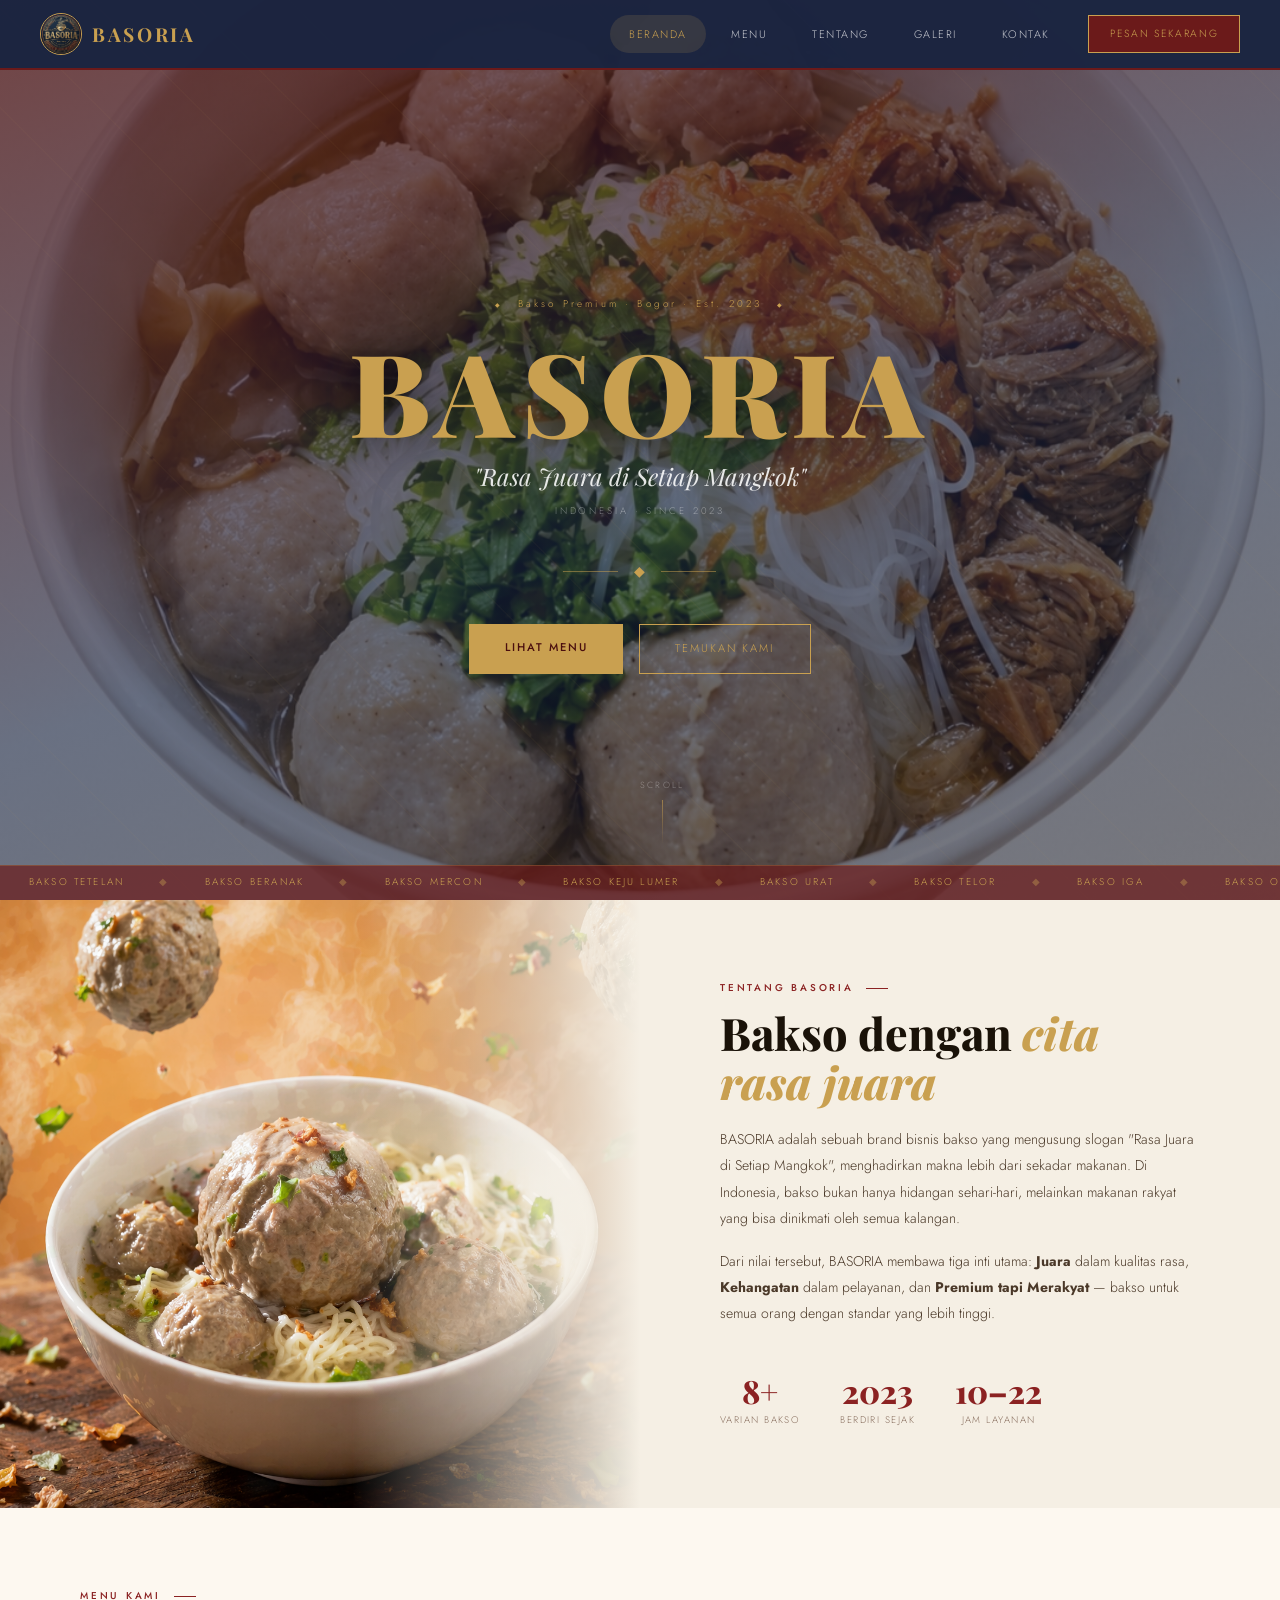
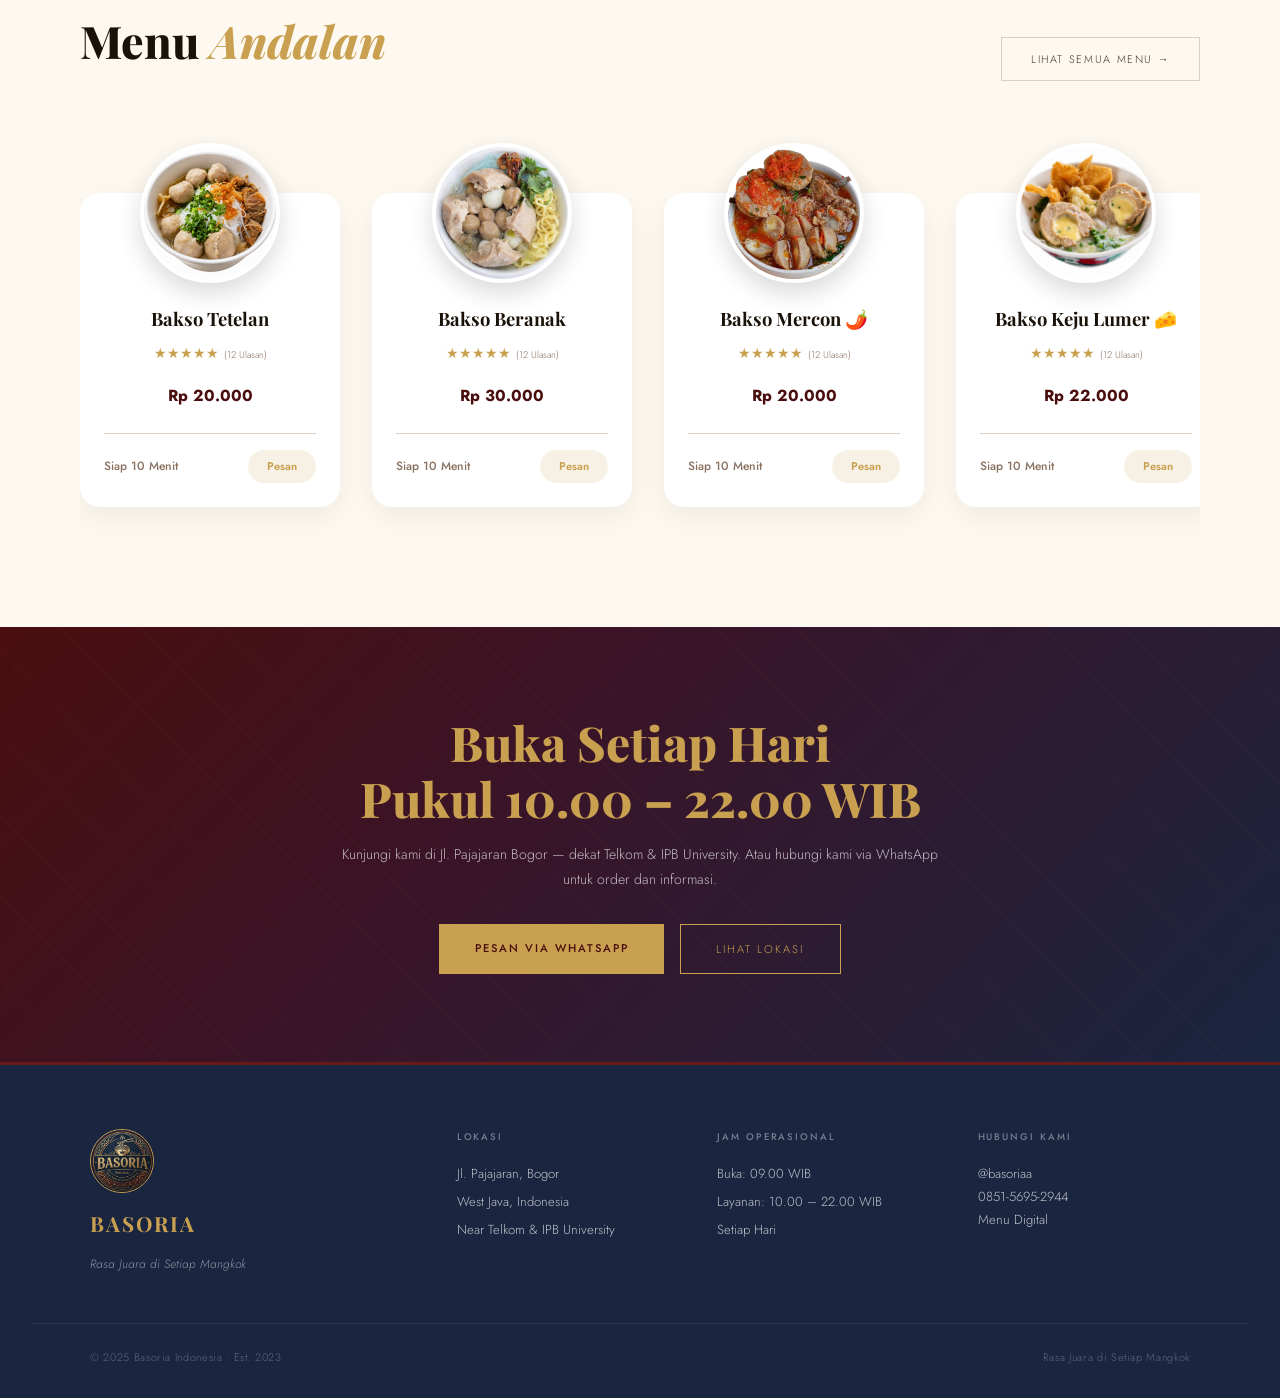
<file: index.html>
<!DOCTYPE html>
<html lang="id">

<head>
  <meta charset="UTF-8">
  <meta name="viewport" content="width=device-width, initial-scale=1.0">
  <title>Basoria — Rasa Juara di Setiap Mangkok</title>
  <meta name="description"
    content="Basoria bakso restaurant Bogor. Rasa Juara di Setiap Mangkok. Jl. Pajajaran dekat Telkom & IPB University.">
  <link rel="preconnect" href="https://fonts.googleapis.com">
  <link
    href="https://fonts.googleapis.com/css2?family=Playfair+Display:ital,wght@0,700;0,800;0,900;1,400;1,700&family=Jost:wght@300;400;500&display=swap"
    rel="stylesheet">
  <link rel="stylesheet" href="apps/css/style.css">
</head>

<body>

  <!-- ── NAVBAR ── -->
  <nav id="navbar">
    <a href="index.html" class="nav-logo-wrap">
      <img src="public/header menu menu/LOGOBASORIA.PNG" alt="Basoria Logo" class="nav-logo-img">
      <span class="nav-brand-name">BASORIA</span>
    </a>
    <ul class="nav-links">
      <li><a href="index.html" class="active">BERANDA</a></li>
      <li><a href="apps/menu.html">MENU</a></li>
      <li><a href="apps/tentang.html">TENTANG</a></li>
      <li><a href="apps/galeri.html">GALERI</a></li>
      <li><a href="apps/kontak.html">KONTAK</a></li>
    </ul>
    <a href="https://wa.me/6285156952944" target="_blank" class="nav-cta">PESAN SEKARANG</a>
    <button class="nav-hamburger" id="hamburger" aria-label="Menu">
      <span></span><span></span><span></span>
    </button>
  </nav>

  <!-- ── HERO ── -->
  <section class="hero">
    <!-- Background image (gambar_bergerak.PNG) dengan animasi zoom -->
    <div class="hero-bg"></div>
    <div class="hero-overlay"></div>
    <div class="hero-lines"></div>

    <div class="hero-content">
      <p class="hero-eyebrow">Bakso Premium · Bogor · Est. 2023</p>
      <h1 class="hero-title">BASORIA</h1>
      <p class="hero-tagline">"Rasa Juara di Setiap Mangkok"</p>
      <p class="hero-est">INDONESIA · SINCE 2023</p>
      <div class="hero-divider">
        <div class="hero-divider-line"></div>
        <span class="hero-divider-gem">◆</span>
        <div class="hero-divider-line"></div>
      </div>
      <div class="hero-cta-row">
        <a href="apps/menu.html" class="btn-gold">LIHAT MENU</a>
        <a href="apps/kontak.html" class="btn-outline-gold">TEMUKAN KAMI</a>
      </div>
    </div>

    <div class="hero-scroll">
      <span class="hero-scroll-label">SCROLL</span>
      <div class="hero-scroll-line"></div>
    </div>

    <!-- Marquee di bawah hero -->
    <div class="hero-marquee-wrap">
      <div class="hero-marquee-track">
        <span>BAKSO TETELAN</span><span class="dot">◆</span>
        <span>BAKSO BERANAK</span><span class="dot">◆</span>
        <span>BAKSO MERCON</span><span class="dot">◆</span>
        <span>BAKSO KEJU LUMER</span><span class="dot">◆</span>
        <span>BAKSO URAT</span><span class="dot">◆</span>
        <span>BAKSO TELOR</span><span class="dot">◆</span>
        <span>BAKSO IGA</span><span class="dot">◆</span>
        <span>BAKSO ORIGINAL</span><span class="dot">◆</span>
        <span>RASA JUARA DI SETIAP MANGKOK</span><span class="dot">◆</span>
        <span>BAKSO TETELAN</span><span class="dot">◆</span>
        <span>BAKSO BERANAK</span><span class="dot">◆</span>
        <span>BAKSO MERCON</span><span class="dot">◆</span>
        <span>BAKSO KEJU LUMER</span><span class="dot">◆</span>
        <span>BAKSO URAT</span><span class="dot">◆</span>
        <span>BAKSO TELOR</span><span class="dot">◆</span>
        <span>BAKSO IGA</span><span class="dot">◆</span>
        <span>BAKSO ORIGINAL</span><span class="dot">◆</span>
        <span>RASA JUARA DI SETIAP MANGKOK</span><span class="dot">◆</span>
      </div>
    </div>
  </section>

  <!-- ── ABOUT STRIP ── -->
  <div class="about-strip">
    <!-- Kiri: foto suasana (gambar ke-2 = 23.png) -->
    <div class="about-strip-img">
      <img src="public/header menu menu/beranda.PNG" alt="Suasana Basoria">
      <div class="about-strip-img-overlay"></div>
    </div>
    <!-- Kanan: teks -->
    <div class="about-strip-body">
      <p class="eyebrow dark">TENTANG BASORIA</p>
      <h2 class="section-heading" style="margin-bottom:1.2rem;">Bakso dengan <em>cita rasa juara</em></h2>
      <p class="about-body-text">
        BASORIA adalah sebuah brand bisnis bakso yang mengusung slogan "Rasa Juara di Setiap Mangkok", menghadirkan
        makna lebih dari sekadar makanan. Di Indonesia, bakso bukan hanya hidangan sehari-hari, melainkan makanan rakyat
        yang bisa dinikmati oleh semua kalangan.
      </p>
      <p class="about-body-text">
        Dari nilai tersebut, BASORIA membawa tiga inti utama: <strong>Juara</strong> dalam kualitas rasa,
        <strong>Kehangatan</strong> dalam pelayanan, dan <strong>Premium tapi Merakyat</strong> — bakso untuk semua
        orang dengan standar yang lebih tinggi.
      </p>
      <div class="stats-row">
        <div class="stat-item">
          <div class="stat-num">8+</div>
          <div class="stat-label">VARIAN BAKSO</div>
        </div>
        <div class="stat-item">
          <div class="stat-num">2023</div>
          <div class="stat-label">BERDIRI SEJAK</div>
        </div>
        <div class="stat-item">
          <div class="stat-num">10–22</div>
          <div class="stat-label">JAM LAYANAN</div>
        </div>
      </div>
    </div>
  </div>

  <!-- ── MENU PREVIEW (tanpa harga) ── -->
  <div class="menu-preview-section">
    <div class="menu-preview-header">
      <div>
        <p class="eyebrow dark">MENU KAMI</p>
        <h2 class="section-heading">Menu <em>Andalan</em></h2>
      </div>
      <a href="apps/menu.html" class="btn-outline-dark">LIHAT SEMUA MENU →</a>
    </div>
    <div class="menu-preview-grid" id="dynamic-preview-container">
      <!-- Di-render oleh JavaScript dari LocalStorage (Bisa digulir horisontal) -->
    </div>
  </div>

  <!-- ── CTA BAND ── -->
  <div class="cta-band">
    <div class="cta-band-bg"></div>
    <div class="cta-band-pattern"></div>
    <div class="cta-band-content">
      <h2>Buka Setiap Hari<br>Pukul 10.00 – 22.00 WIB</h2>
      <p>Kunjungi kami di Jl. Pajajaran Bogor — dekat Telkom &amp; IPB University. Atau hubungi kami via WhatsApp untuk
        order dan informasi.</p>
      <div class="cta-btn-row">
        <a href="https://wa.me/6285156952944" target="_blank" class="btn-gold">PESAN VIA WHATSAPP</a>
        <a href="apps/kontak.html" class="btn-outline-gold">LIHAT LOKASI</a>
      </div>
    </div>
  </div>

  <!-- ── FOOTER ── -->
  <footer class="site-footer">
    <div class="footer-grid">
      <div class="footer-brand">
        <img src="public/header menu menu/LOGOBASORIA.PNG" alt="Basoria" class="footer-logo-img">
        <div class="footer-brand-name">BASORIA</div>
        <div class="footer-brand-tag">Rasa Juara di Setiap Mangkok</div>
      </div>
      <div class="footer-col">
        <h4>LOKASI</h4>
        <p>Jl. Pajajaran, Bogor</p>
        <p>West Java, Indonesia</p>
        <p>Near Telkom &amp; IPB University</p>
      </div>
      <div class="footer-col">
        <h4>JAM OPERASIONAL</h4>
        <p>Buka: 09.00 WIB</p>
        <p>Layanan: 10.00 – 22.00 WIB</p>
        <p>Setiap Hari</p>
      </div>
      <div class="footer-col">
        <h4>HUBUNGI KAMI</h4>
        <a href="https://instagram.com/basoriaa" target="_blank">@basoriaa</a>
        <a href="https://wa.me/6285156952944" target="_blank">0851-5695-2944</a>
        <a href="apps/menu.html">Menu Digital</a>
      </div>
    </div>
    <div class="footer-hr"></div>
    <div class="footer-bottom">
      <span>© 2025 Basoria Indonesia · Est. 2023</span>
      <span>Rasa Juara di Setiap Mangkok</span>
    </div>
  </footer>

  <script src="apps/javascript/menu-display.js"></script>
  <script src="apps/javascript/nav.js"></script>
</body>

</html>
</file>
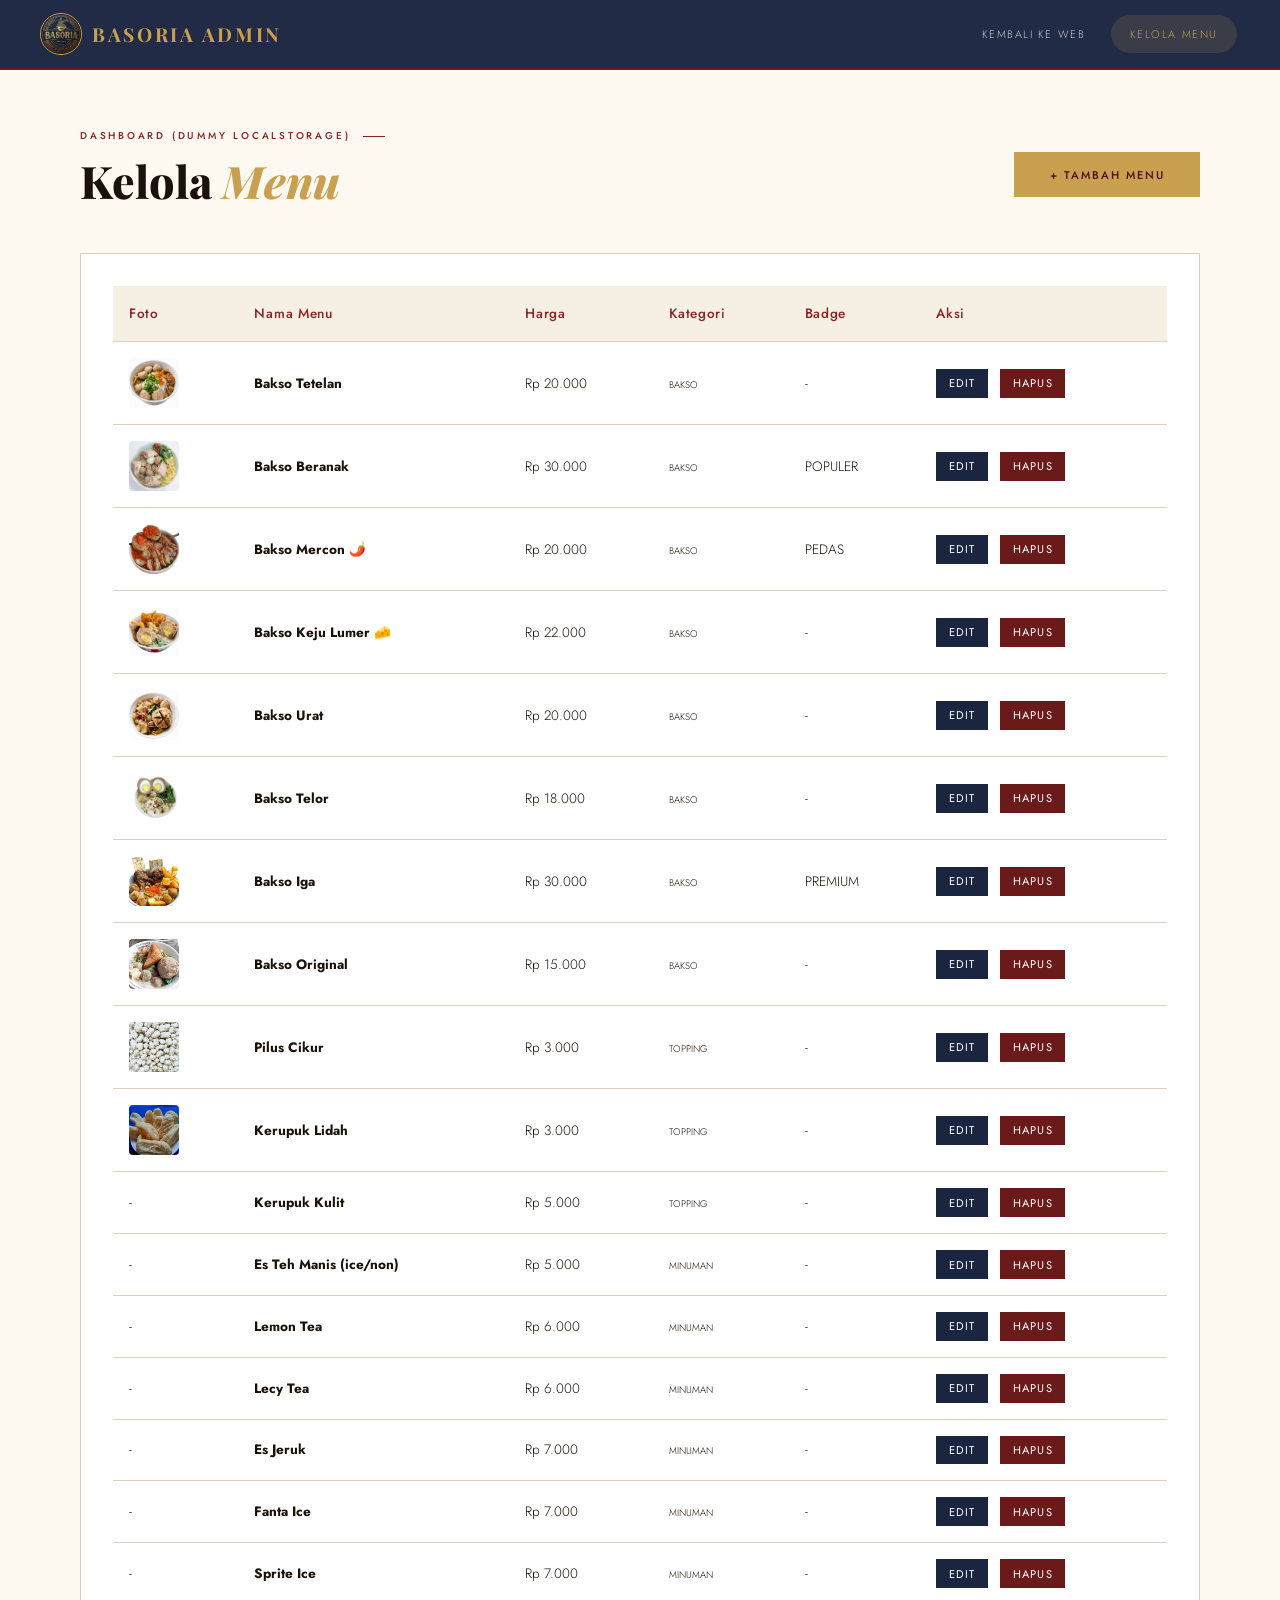
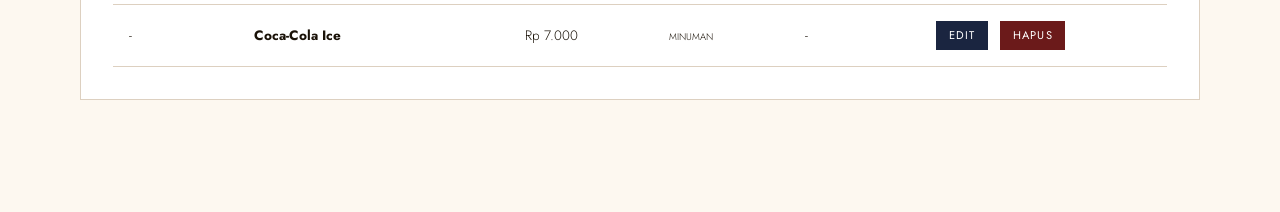
<file: apps/admin.html>
<!DOCTYPE html>
<html lang="id">

<head>
  <meta charset="UTF-8">
  <meta name="viewport" content="width=device-width, initial-scale=1.0">
  <title>Admin Dashboard — Basoria</title>
  <link rel="preconnect" href="https://fonts.googleapis.com">
  <link
    href="https://fonts.googleapis.com/css2?family=Playfair+Display:ital,wght@0,700;0,800;0,900;1,400&family=Jost:wght@300;400;500&display=swap"
    rel="stylesheet">
  <link rel="stylesheet" href="css/style.css">
</head>

<body>

  <nav id="navbar" class="scrolled">
    <a href="../index.html" class="nav-logo-wrap">
      <img src="../public/header menu menu/LOGOBASORIA.PNG" alt="Basoria Logo" class="nav-logo-img">
      <span class="nav-brand-name">BASORIA ADMIN</span>
    </a>
    <ul class="nav-links">
      <li><a href="../index.html">KEMBALI KE WEB</a></li>
      <li><a href="admin.html" class="active">KELOLA MENU</a></li>
    </ul>
    <button class="nav-hamburger" id="hamburger"><span></span><span></span><span></span></button>
  </nav>

  <div class="admin-container">
    <div class="admin-header">
      <div>
        <p class="eyebrow dark">DASHBOARD (DUMMY LOCALSTORAGE)</p>
        <h2 class="section-heading">Kelola <em>Menu</em></h2>
      </div>
      <button class="btn-gold" onclick="openModal()">+ TAMBAH MENU</button>
    </div>

    <div class="admin-card">
      <table class="admin-table">
        <thead>
          <tr>
            <th>Foto</th>
            <th>Nama Menu</th>
            <th>Harga</th>
            <th>Kategori</th>
            <th>Badge</th>
            <th>Aksi</th>
          </tr>
        </thead>
        <tbody id="menu-table-body">
          <!-- Rendered by JS -->
        </tbody>
      </table>
    </div>
  </div>

  <!-- Modal Form -->
  <div class="modal" id="menuModal">
    <div class="modal-content">
      <h3 id="modalTitle">Tambah Menu</h3>
      <form id="menuForm">
        <input type="hidden" id="menuId">
        <div class="form-group">
          <label>NAMA MENU</label>
          <input type="text" id="menuName" required>
        </div>
        <div class="form-group">
          <label>HARGA (Rp)</label>
          <input type="number" id="menuPrice" required>
        </div>
        <div class="form-group">
          <label>DESKRIPSI</label>
          <textarea id="menuDesc" rows="2"></textarea>
        </div>
        <div class="form-group">
          <label>KATEGORI</label>
          <select id="menuCategory" required>
            <option value="bakso">Menu Utama (Bakso)</option>
            <option value="topping">Topping</option>
            <option value="minuman">Minuman</option>
          </select>
        </div>
        <div class="form-group">
          <label>URL FOTO (Online/Relatif)</label>
          <input type="text" id="menuImg" placeholder="https://images.unsplash.com/photo-..." required>
        </div>
        <div class="form-group">
          <label>BADGE (Opsional)</label>
          <input type="text" id="menuBadge" placeholder="contoh: POPULER / PEDAS">
        </div>
        <div class="btn-row">
          <button type="button" class="btn-outline-dark" onclick="closeModal()">BATAL</button>
          <button type="submit" class="btn-maroon">SIMPAN</button>
        </div>
      </form>
    </div>
  </div>

  <script src="javascript/admin.js"></script>
  <script src="javascript/nav.js"></script>
</body>

</html>
</file>
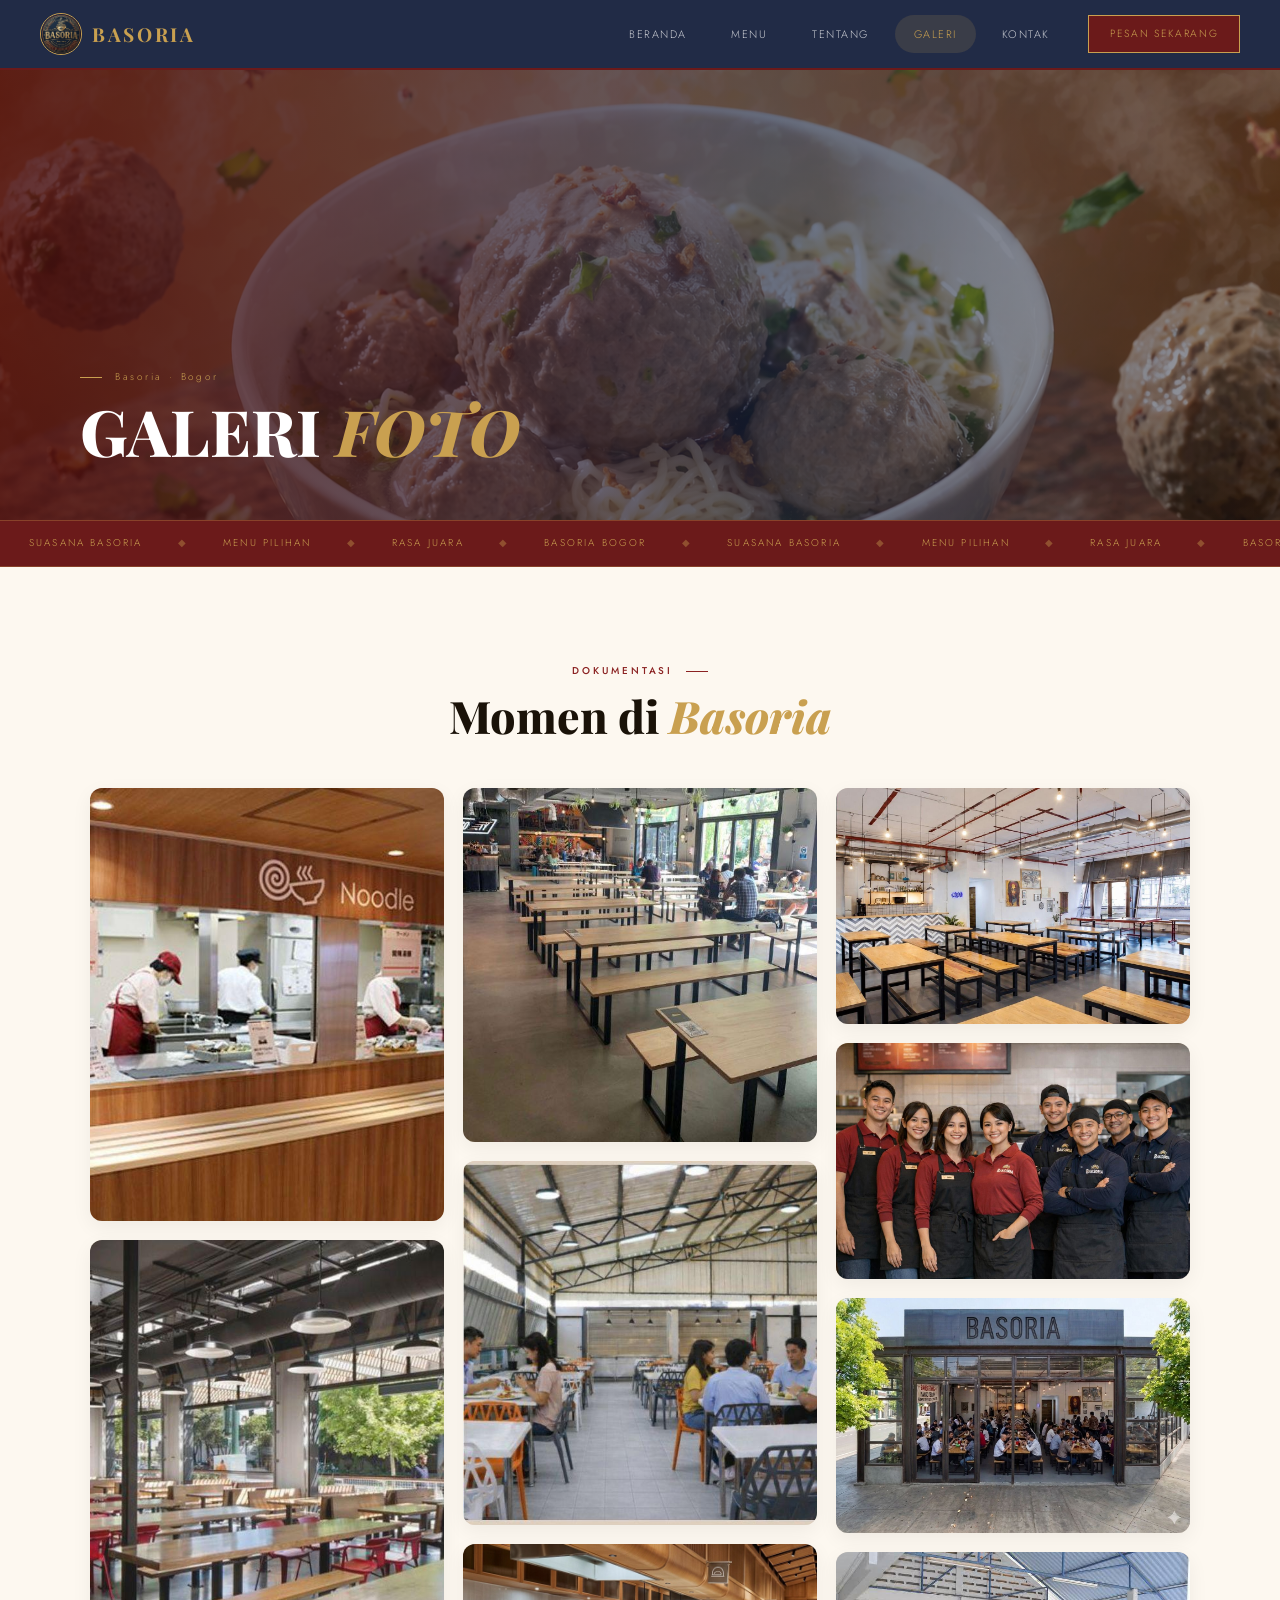
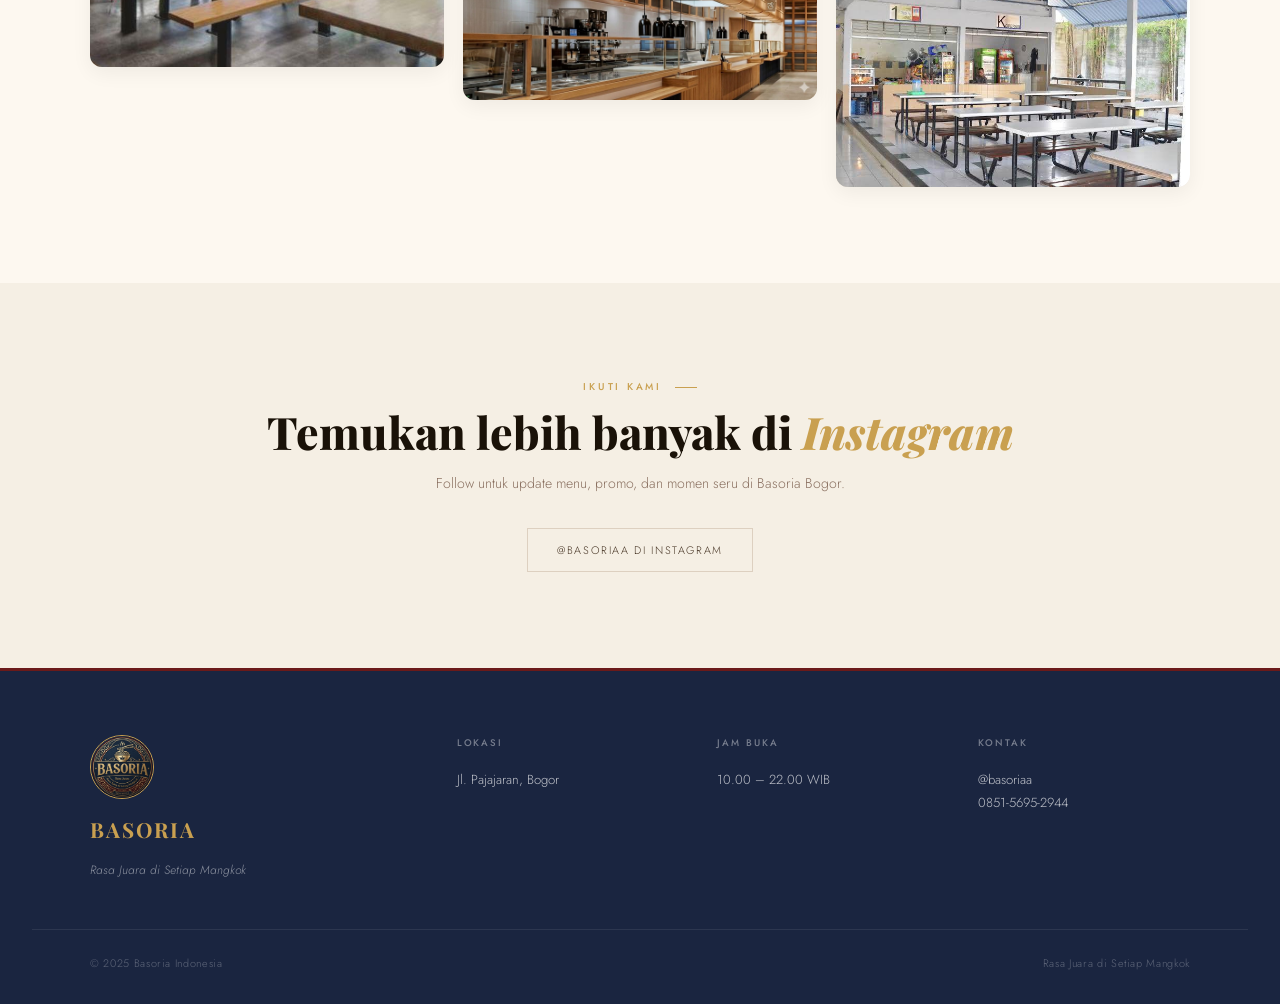
<file: apps/galeri.html>
<!DOCTYPE html>
<html lang="id">

<head>
  <meta charset="UTF-8">
  <meta name="viewport" content="width=device-width, initial-scale=1.0">
  <title>Galeri — Basoria</title>
  <link rel="preconnect" href="https://fonts.googleapis.com">
  <link
    href="https://fonts.googleapis.com/css2?family=Playfair+Display:ital,wght@0,700;0,800;0,900;1,400&family=Jost:wght@300;400;500&display=swap"
    rel="stylesheet">
  <link rel="stylesheet" href="css/style.css">
</head>

<body>

  <nav id="navbar">
    <a href="../index.html" class="nav-logo-wrap">
      <img src="../public/header menu menu/LOGOBASORIA.PNG" alt="Basoria Logo" class="nav-logo-img">
      <span class="nav-brand-name">BASORIA</span>
    </a>
    <ul class="nav-links">
      <li><a href="../index.html">BERANDA</a></li>
      <li><a href="menu.html">MENU</a></li>
      <li><a href="tentang.html">TENTANG</a></li>
      <li><a href="galeri.html" class="active">GALERI</a></li>
      <li><a href="kontak.html">KONTAK</a></li>
    </ul>
    <a href="https://wa.me/6285156952944" target="_blank" class="nav-cta">PESAN SEKARANG</a>
    <button class="nav-hamburger" id="hamburger"><span></span><span></span><span></span></button>
  </nav>

  <!-- Page Banner -->
  <div class="page-banner">
    <img src="../public/header menu menu/beranda.PNG" alt="Galeri Basoria" class="page-banner-img">
    <div class="page-banner-overlay"></div>
    <div class="page-banner-content">
      <p class="page-banner-eyebrow">Basoria · Bogor</p>
      <h1 class="page-banner-title">GALERI <em>FOTO</em></h1>
    </div>
  </div>

  <div class="marquee-strip">
    <div class="marquee-track">
      <span>SUASANA BASORIA</span><span class="dot">◆</span><span>MENU PILIHAN</span><span
        class="dot">◆</span><span>RASA JUARA</span><span class="dot">◆</span><span>BASORIA BOGOR</span><span
        class="dot">◆</span>
      <span>SUASANA BASORIA</span><span class="dot">◆</span><span>MENU PILIHAN</span><span
        class="dot">◆</span><span>RASA JUARA</span><span class="dot">◆</span><span>BASORIA BOGOR</span><span
        class="dot">◆</span>
    </div>
  </div>

  <section class="section-cream">
    <div style="text-align: center; margin-bottom: 3rem;">
      <p class="eyebrow dark" style="justify-content: center;">DOKUMENTASI</p>
      <h2 class="section-heading" style="margin-bottom: 0;">Momen di <em>Basoria</em></h2>
    </div>

    <!-- 9 foto galeri dari public/galeri -->
    <div class="gallery-grid">
      <div class="gallery-cell fade-up">
        <img src="../public/galeri/1.jpeg" alt="Momen Basoria 1">
      </div>
      <div class="gallery-cell fade-up delay-100">
        <img src="../public/galeri/2.jpeg" alt="Momen Basoria 2">
      </div>
      <div class="gallery-cell fade-up delay-200">
        <img src="../public/galeri/3.jpeg" alt="Momen Basoria 3">
      </div>
      <div class="gallery-cell fade-up">
        <img src="../public/galeri/4.jpeg" alt="Momen Basoria 4">
      </div>
      <div class="gallery-cell fade-up delay-100">
        <img src="../public/galeri/5.jpeg" alt="Momen Basoria 5">
      </div>
      <div class="gallery-cell fade-up delay-200">
        <img src="../public/galeri/6.jpeg" alt="Momen Basoria 6">
      </div>
      <div class="gallery-cell fade-up">
        <img src="../public/galeri/7.jpeg" alt="Momen Basoria 7">
      </div>
      <div class="gallery-cell fade-up delay-100">
        <img src="../public/galeri/8.jpeg" alt="Momen Basoria 8">
      </div>
      <div class="gallery-cell fade-up delay-200">
        <img src="../public/galeri/9.jpeg" alt="Momen Basoria 9">
      </div>
    </div>
  </section>

  <section class="section-offwhite" style="text-align:center;">
    <p class="eyebrow" style="justify-content:center;">IKUTI KAMI</p>
    <h2 class="section-heading" style="margin-bottom:1rem;">Temukan lebih banyak di <em>Instagram</em></h2>
    <p style="font-size:0.88rem;color:var(--text-muted);margin-bottom:2rem;">Follow untuk update menu, promo, dan momen
      seru di Basoria Bogor.</p>
    <a href="https://instagram.com/basoriaa" target="_blank" class="btn-outline-dark">@BASORIAA DI INSTAGRAM</a>
  </section>

  <footer class="site-footer">
    <div class="footer-grid">
      <div class="footer-brand">
        <img src="../public/header menu menu/LOGOBASORIA.PNG" alt="Basoria" class="footer-logo-img">
        <div class="footer-brand-name">BASORIA</div>
        <div class="footer-brand-tag">Rasa Juara di Setiap Mangkok</div>
      </div>
      <div class="footer-col">
        <h4>LOKASI</h4>
        <p>Jl. Pajajaran, Bogor</p>
      </div>
      <div class="footer-col">
        <h4>JAM BUKA</h4>
        <p>10.00 – 22.00 WIB</p>
      </div>
      <div class="footer-col">
        <h4>KONTAK</h4><a href="https://instagram.com/basoriaa" target="_blank">@basoriaa</a><a
          href="https://wa.me/6285156952944">0851-5695-2944</a>
      </div>
    </div>
    <div class="footer-hr"></div>
    <div class="footer-bottom"><span>© 2025 Basoria Indonesia</span><span>Rasa Juara di Setiap Mangkok</span></div>
  </footer>
  <script src="javascript/nav.js"></script>
</body>

</html>
</file>
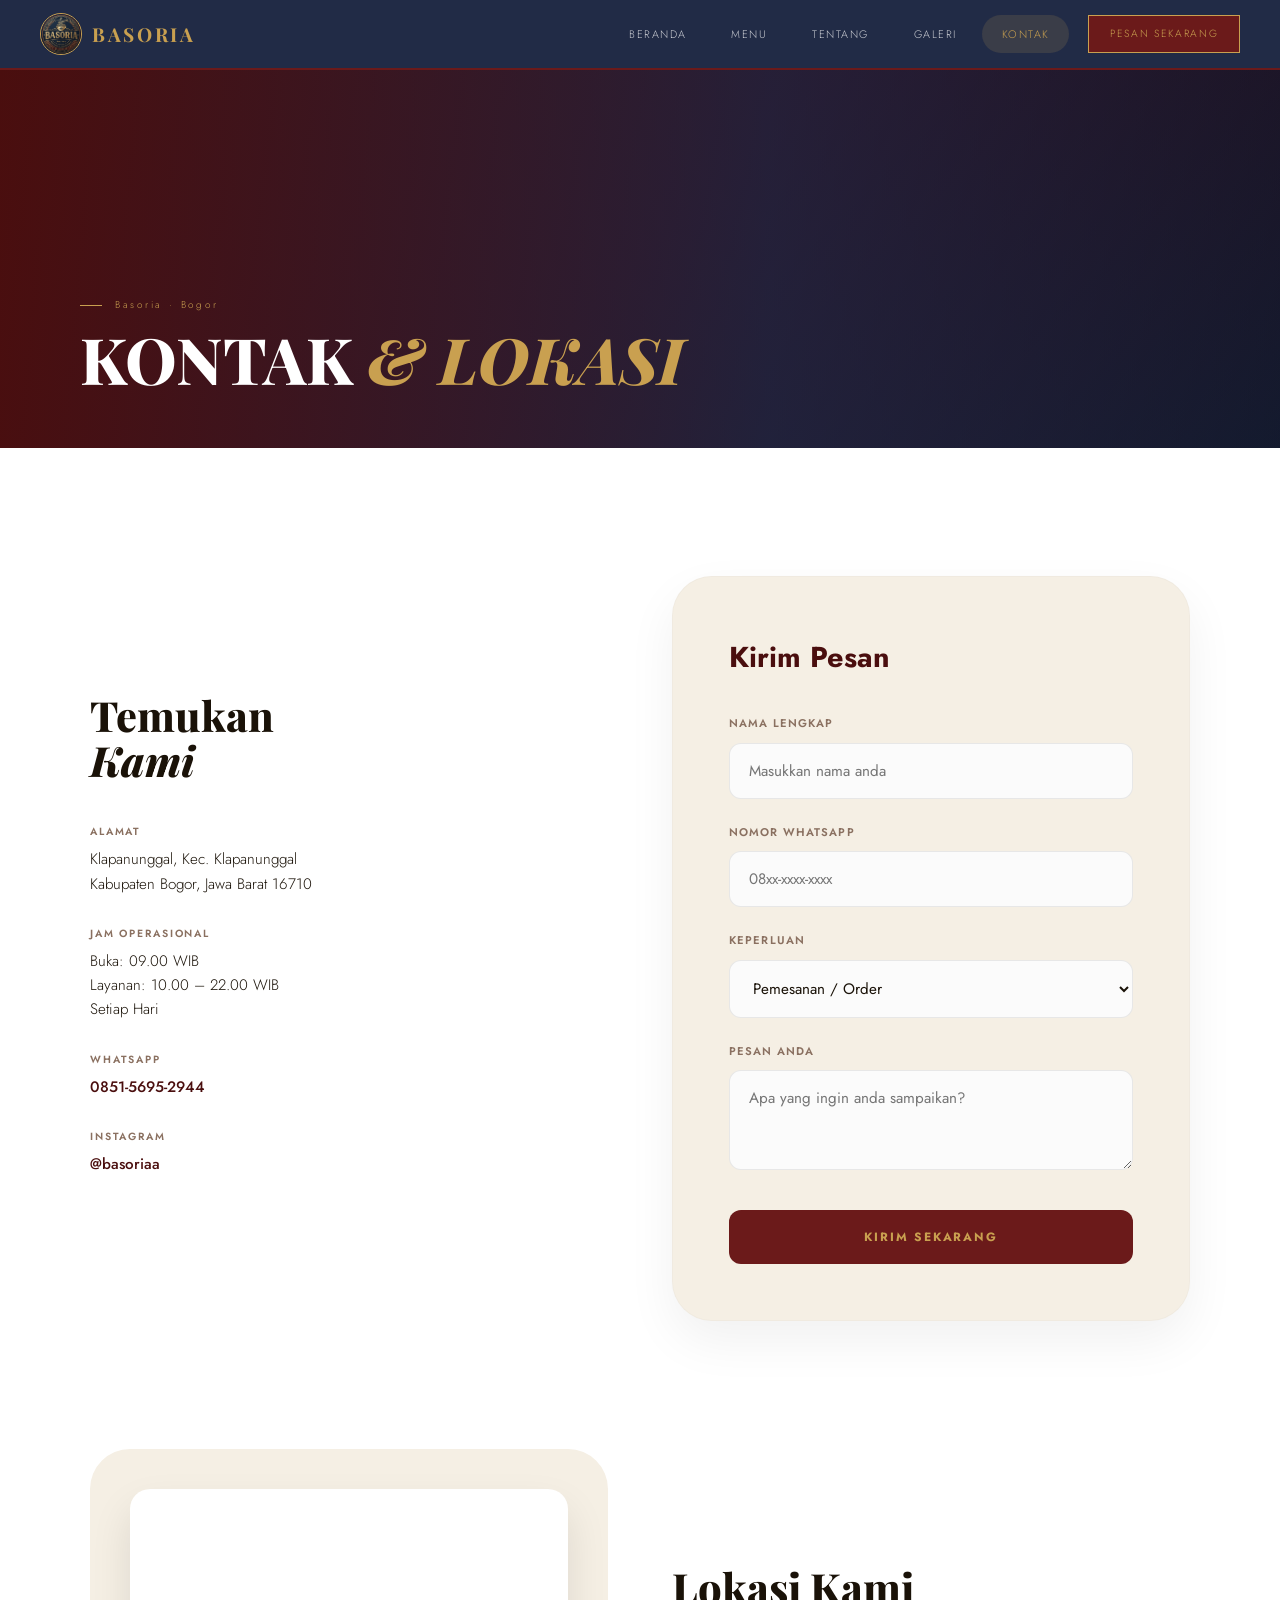
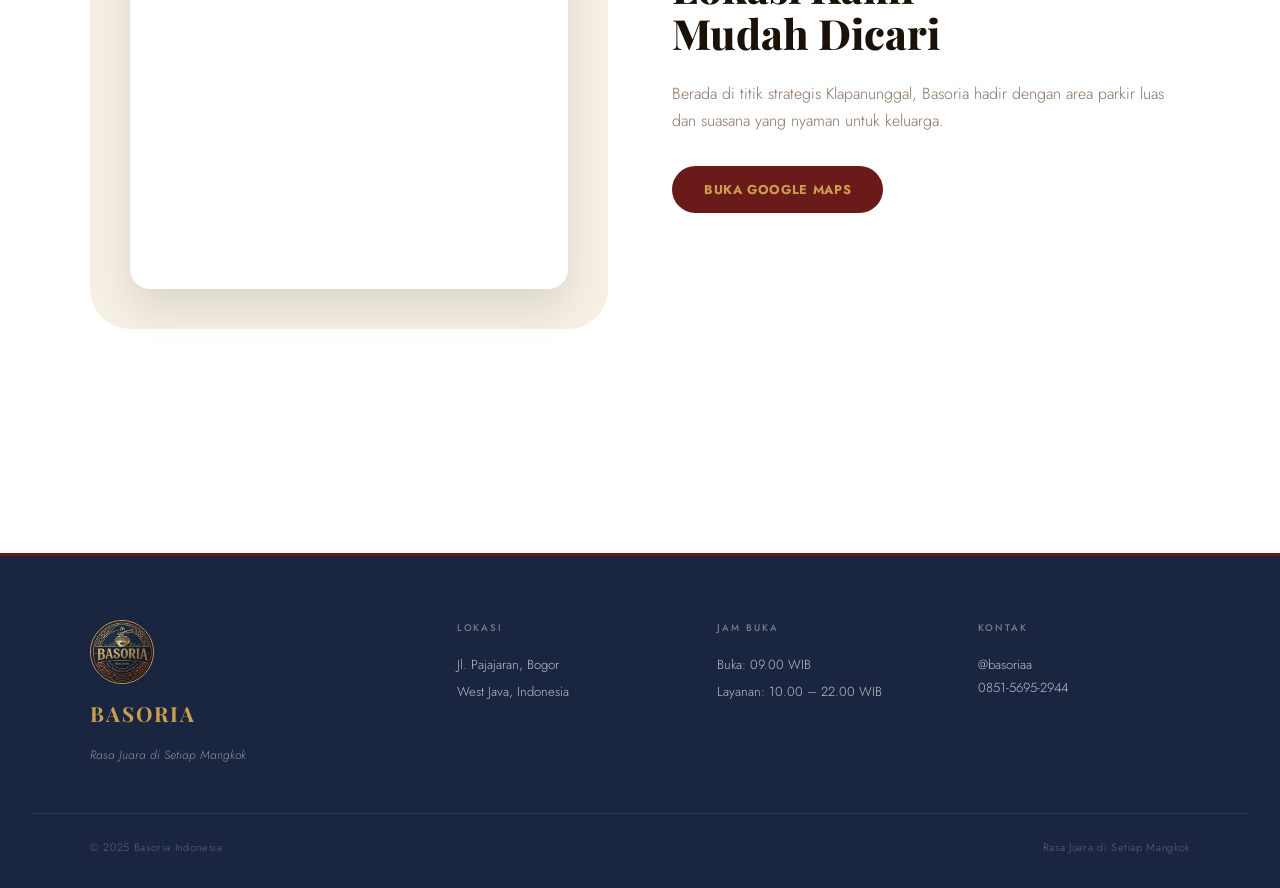
<file: apps/kontak.html>
<!DOCTYPE html>
<html lang="id">
<head>
<meta charset="UTF-8">
<meta name="viewport" content="width=device-width, initial-scale=1.0">
<title>Kontak — Basoria</title>
<link rel="preconnect" href="https://fonts.googleapis.com">
<link href="https://fonts.googleapis.com/css2?family=Playfair+Display:ital,wght@0,700;0,800;0,900;1,400&family=Jost:wght@300;400;500&display=swap" rel="stylesheet">
<link rel="stylesheet" href="css/style.css">
</head>
<body>

<nav id="navbar">
  <a href="../index.html" class="nav-logo-wrap">
    <img src="../public/header menu menu/LOGOBASORIA.PNG" alt="Basoria Logo" class="nav-logo-img">
    <span class="nav-brand-name">BASORIA</span>
  </a>
  <ul class="nav-links">
    <li><a href="../index.html">BERANDA</a></li>
    <li><a href="menu.html">MENU</a></li>
    <li><a href="tentang.html">TENTANG</a></li>
    <li><a href="galeri.html">GALERI</a></li>
    <li><a href="kontak.html" class="active">KONTAK</a></li>
  </ul>
  <a href="https://wa.me/6285156952944" target="_blank" class="nav-cta">PESAN SEKARANG</a>
  <button class="nav-hamburger" id="hamburger"><span></span><span></span><span></span></button>
</nav>

<div class="page-banner" style="height:42vh;min-height:280px;">
  <div class="page-banner-fallback"></div>
  <div class="page-banner-overlay"></div>
  <div class="page-banner-content">
    <p class="page-banner-eyebrow">Basoria · Bogor</p>
    <h1 class="page-banner-title">KONTAK <em>&amp; LOKASI</em></h1>
  </div>
</div>

<section class="section-white" style="padding-top: 8rem;">
  <!-- Row 1: Info (Text Left) + Form (Media Right) -->
  <div class="contact-row fade-up">
    <div class="contact-text" style="padding-right: 2rem;">
      <h2 style="margin-bottom: 2.5rem;">Temukan<br><em>Kami</em></h2>

      <div class="contact-detail">
        <div class="contact-lbl" style="font-size: 0.65rem; letter-spacing: 0.18em; color: var(--text-muted); margin-bottom: 0.4rem; font-weight: 600;">ALAMAT</div>
        <div class="contact-val" style="font-size: 0.95rem; color: var(--text-dark); line-height: 1.6; margin-bottom: 1.8rem;">Klapanunggal, Kec. Klapanunggal<br>Kabupaten Bogor, Jawa Barat 16710</div>
      </div>
      <div class="contact-detail">
        <div class="contact-lbl" style="font-size: 0.65rem; letter-spacing: 0.18em; color: var(--text-muted); margin-bottom: 0.4rem; font-weight: 600;">JAM OPERASIONAL</div>
        <div class="contact-val" style="font-size: 0.95rem; color: var(--text-dark); line-height: 1.6; margin-bottom: 1.8rem;">Buka: 09.00 WIB<br>Layanan: 10.00 – 22.00 WIB<br>Setiap Hari</div>
      </div>
      <div class="contact-detail">
        <div class="contact-lbl" style="font-size: 0.65rem; letter-spacing: 0.18em; color: var(--text-muted); margin-bottom: 0.4rem; font-weight: 600;">WHATSAPP</div>
        <div class="contact-val" style="font-size: 0.95rem; color: var(--text-dark); line-height: 1.6; margin-bottom: 1.8rem;"><a href="https://wa.me/6285156952944" style="color:var(--maroon-dark); font-weight:500;">0851-5695-2944</a></div>
      </div>
      <div class="contact-detail">
        <div class="contact-lbl" style="font-size: 0.65rem; letter-spacing: 0.18em; color: var(--text-muted); margin-bottom: 0.4rem; font-weight: 600;">INSTAGRAM</div>
        <div class="contact-val" style="font-size: 0.95rem; color: var(--text-dark); line-height: 1.6; margin-bottom: 1.8rem;"><a href="https://instagram.com/basoriaa" target="_blank" style="color:var(--maroon-dark); font-weight:500;">@basoriaa</a></div>
      </div>
    </div>
    
    <!-- Form in the media side -->
    <div class="contact-media" style="padding: 0; background: transparent;">
      <div class="contact-form-wrap" style="width: 100%; border-radius: 40px; box-shadow: 0 20px 50px rgba(0,0,0,0.06); padding: 3.5rem; background: var(--off-white); border: 1px solid rgba(0,0,0,0.02);">
        <h3 style="font-size: 1.8rem; margin-bottom: 2rem; color: var(--maroon-dark);">Kirim Pesan</h3>
        <div class="form-group">
          <label>NAMA LENGKAP</label>
          <input type="text" id="nama" placeholder="Masukkan nama anda">
        </div>
        <div class="form-group">
          <label>NOMOR WHATSAPP</label>
          <input type="tel" id="nowa" placeholder="08xx-xxxx-xxxx">
        </div>
        <div class="form-group">
          <label>KEPERLUAN</label>
          <select id="keperluan">
            <option>Pemesanan / Order</option>
            <option>Pertanyaan menu</option>
            <option>Kritik &amp; saran</option>
            <option>Lainnya</option>
          </select>
        </div>
        <div class="form-group">
          <label>PESAN ANDA</label>
          <textarea id="pesan" placeholder="Apa yang ingin anda sampaikan?" style="min-height: 100px; resize: vertical;"></textarea>
        </div>
        <button class="btn-submit-full" onclick="kirimPesan()">KIRIM SEKARANG</button>
      </div>
    </div>
  </div>

  <!-- Row 2: Location (Media Left, Text Right) -->
  <div class="contact-row fade-up">
    <div class="contact-media">
      <div class="contact-media-inner">
        <iframe 
          src="https://maps.google.com/maps?q=HW4W%2BJCG,%20Klapanunggal,%20Kec.%20Klapanunggal,%20Kabupaten%20Bogor,%20Jawa%20Barat%2016710&t=&z=16&ie=UTF8&iwloc=&output=embed" 
          width="100%" 
          height="400" 
          frameborder="0" 
          style="border:0; display:block;" 
          allowfullscreen="" 
          aria-hidden="false" 
          tabindex="0">
        </iframe>
      </div>
    </div>
    <div class="contact-text">
      <h2>Lokasi Kami<br>Mudah Dicari</h2>
      <p>Berada di titik strategis Klapanunggal, Basoria hadir dengan area parkir luas dan suasana yang nyaman untuk keluarga.</p>
      <a href="https://maps.google.com/?q=Basoria+Klapanunggal" target="_blank" class="contact-btn">BUKA GOOGLE MAPS</a>
    </div>
  </div>
</section>

<footer class="site-footer">
  <div class="footer-grid">
    <div class="footer-brand">
      <img src="../public/header menu menu/LOGOBASORIA.PNG" alt="Basoria" class="footer-logo-img">
      <div class="footer-brand-name">BASORIA</div>
      <div class="footer-brand-tag">Rasa Juara di Setiap Mangkok</div>
    </div>
    <div class="footer-col"><h4>LOKASI</h4><p>Jl. Pajajaran, Bogor</p><p>West Java, Indonesia</p></div>
    <div class="footer-col"><h4>JAM BUKA</h4><p>Buka: 09.00 WIB</p><p>Layanan: 10.00 – 22.00 WIB</p></div>
    <div class="footer-col"><h4>KONTAK</h4><a href="https://instagram.com/basoriaa" target="_blank">@basoriaa</a><a href="https://wa.me/6285156952944">0851-5695-2944</a></div>
  </div>
  <div class="footer-hr"></div>
  <div class="footer-bottom"><span>© 2025 Basoria Indonesia</span><span>Rasa Juara di Setiap Mangkok</span></div>
</footer>

<script src="javascript/nav.js"></script>
<script>
function kirimPesan() {
  var nama = document.getElementById('nama').value || 'Pelanggan';
  var nowa = document.getElementById('nowa').value;
  var keperluan = document.getElementById('keperluan').value;
  var pesan = document.getElementById('pesan').value;
  var msg = 'Halo Basoria! Saya ' + nama + '.\nKeperluan: ' + keperluan;
  if (pesan) msg += '\nPesan: ' + pesan;
  if (nowa) msg += '\nNo WA: ' + nowa;
  window.open('https://wa.me/6285156952944?text=' + encodeURIComponent(msg), '_blank');
}
</script>
</body>
</html>
</file>
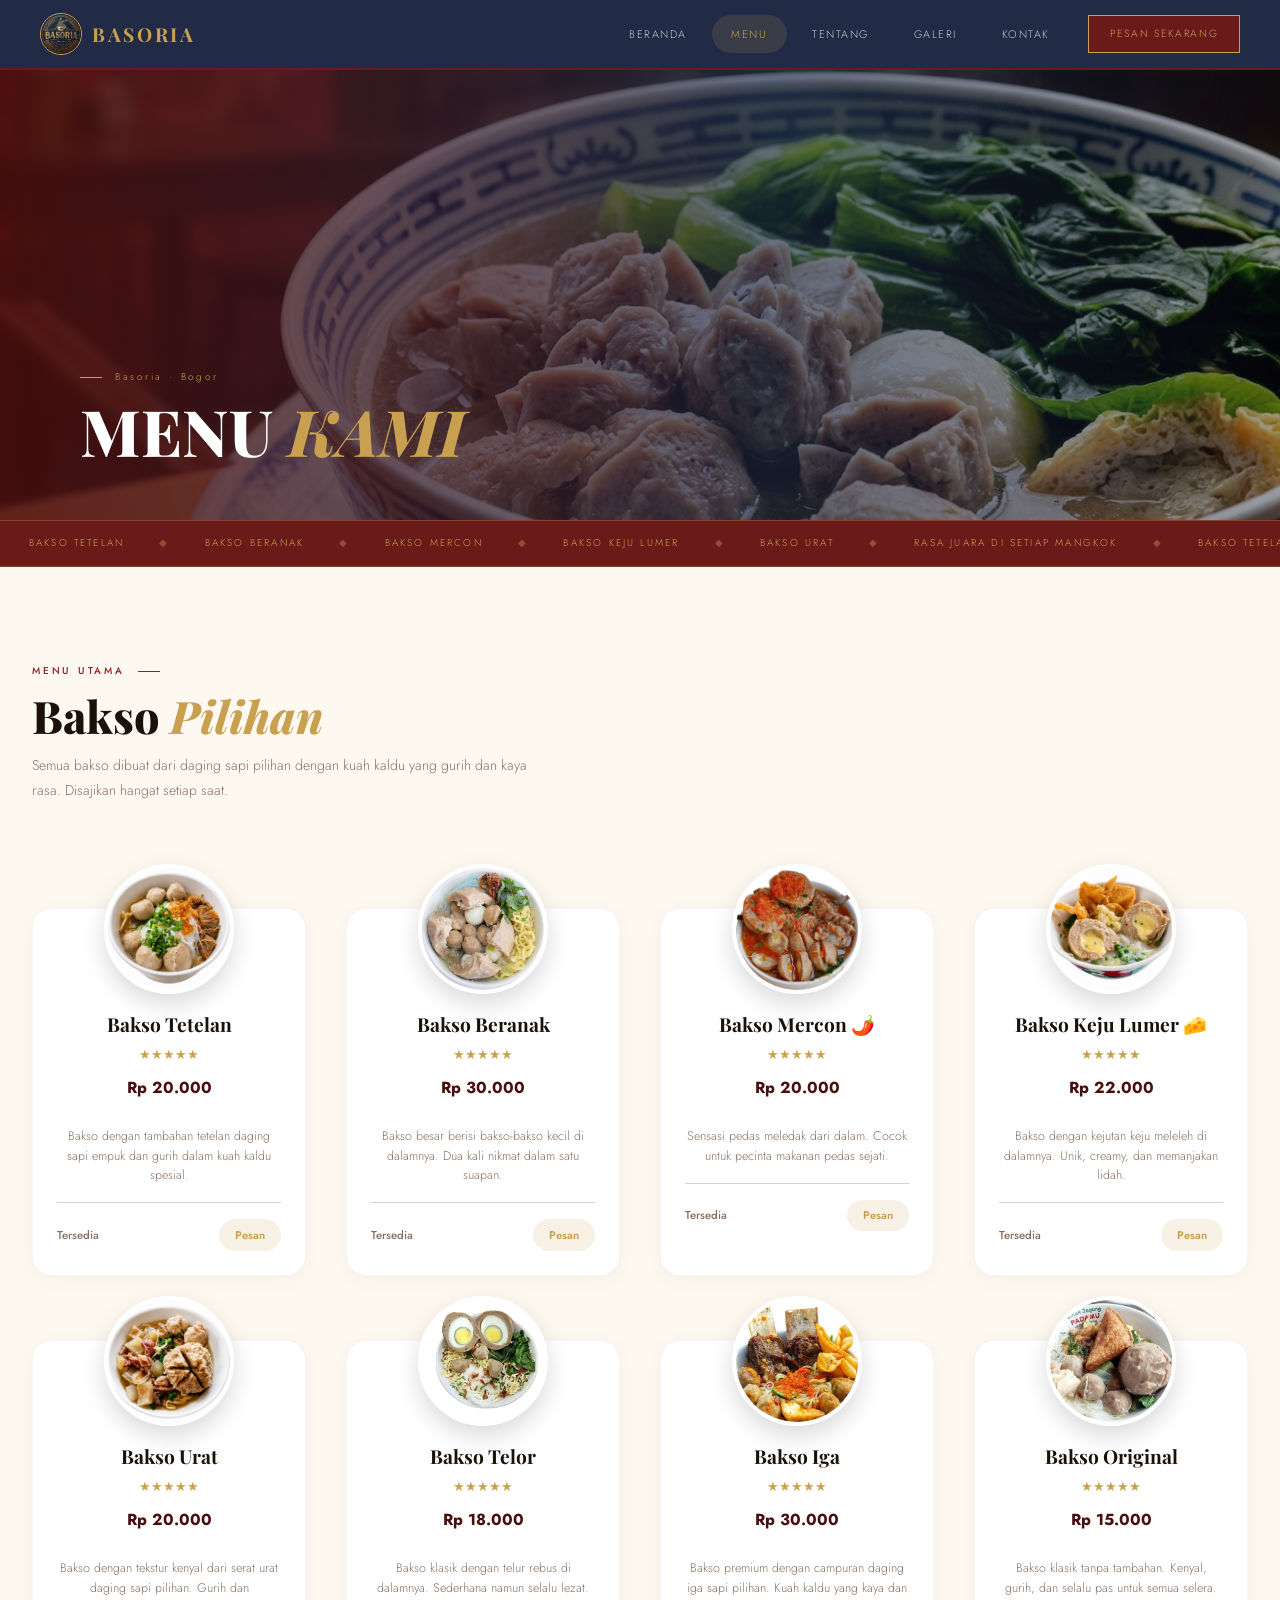
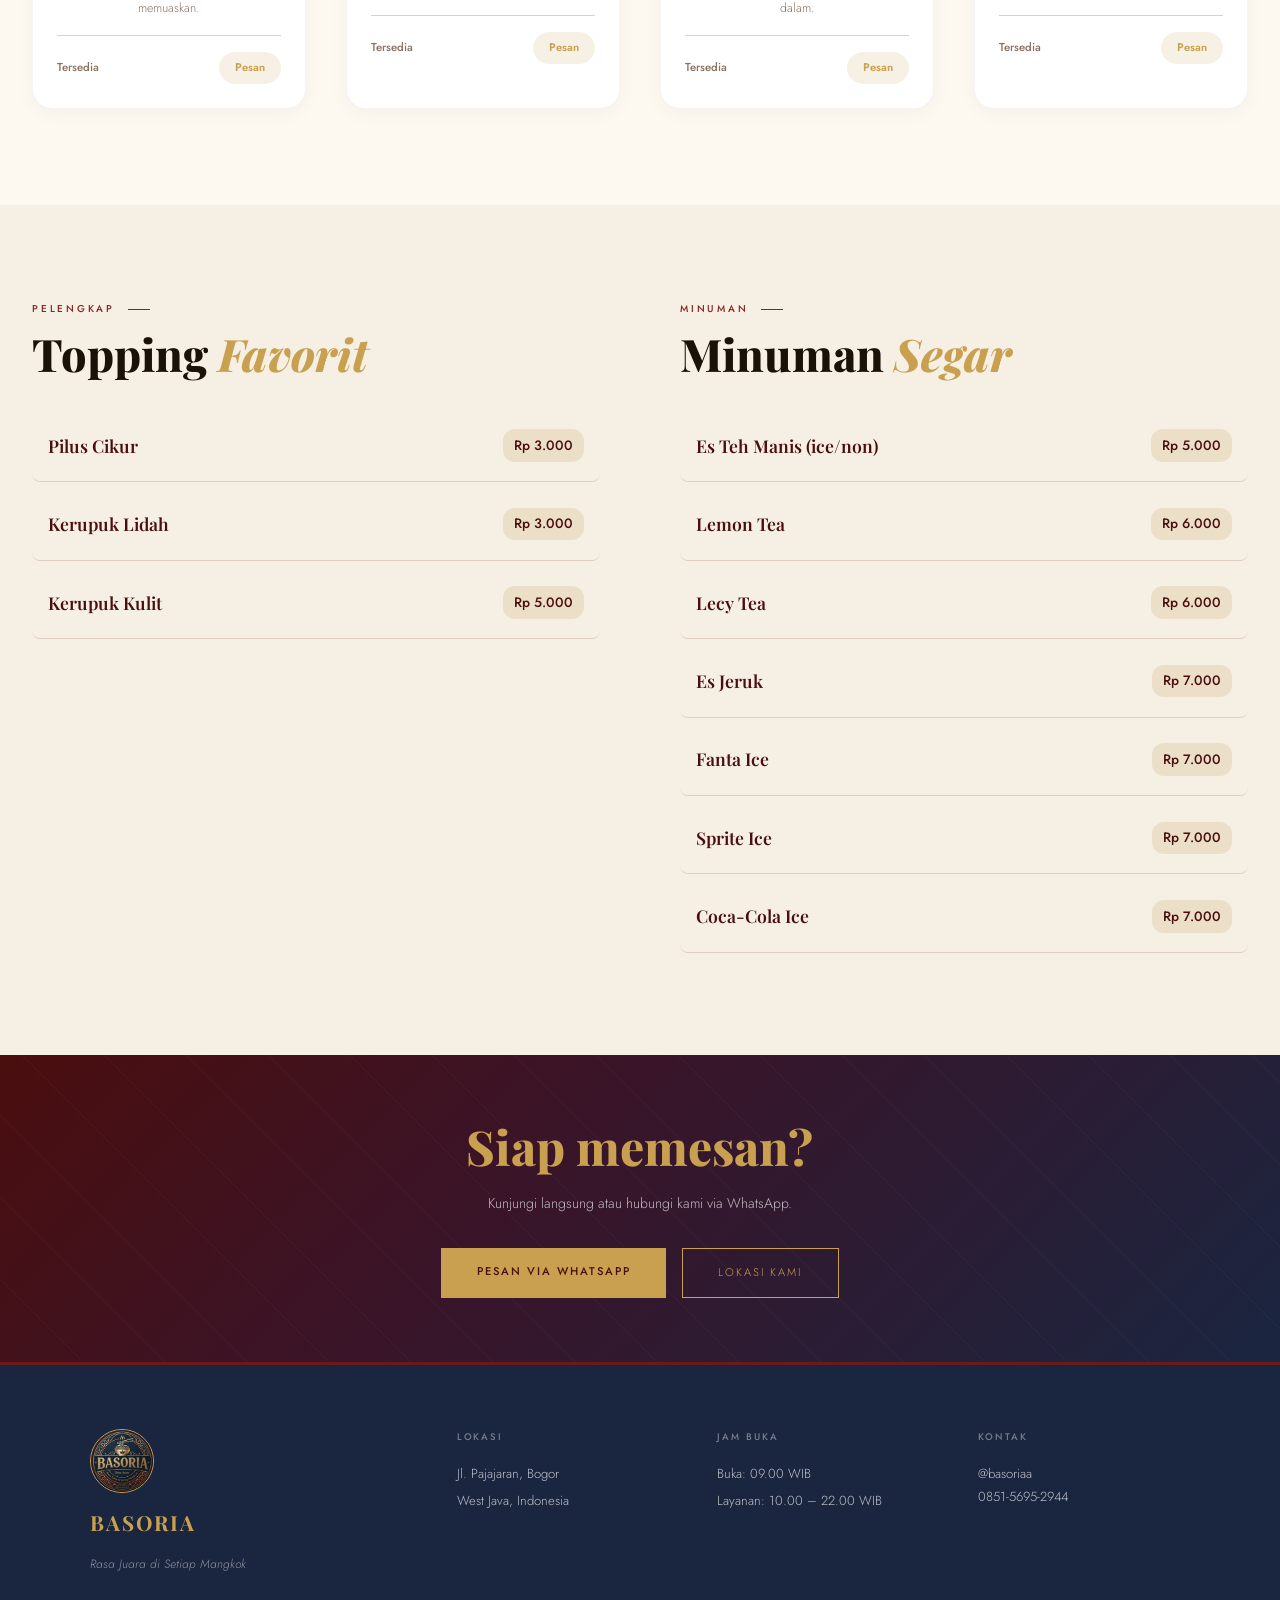
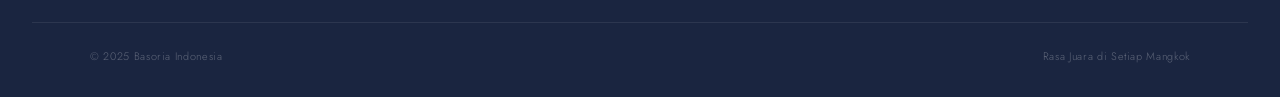
<file: apps/menu.html>
<!DOCTYPE html>
<html lang="id">

<head>
  <meta charset="UTF-8">
  <meta name="viewport" content="width=device-width, initial-scale=1.0">
  <title>Menu — Basoria</title>
  <link rel="preconnect" href="https://fonts.googleapis.com">
  <link
    href="https://fonts.googleapis.com/css2?family=Playfair+Display:ital,wght@0,700;0,800;0,900;1,400&family=Jost:wght@300;400;500&display=swap"
    rel="stylesheet">
  <link rel="stylesheet" href="css/style.css">
</head>

<body>

  <nav id="navbar">
    <a href="../index.html" class="nav-logo-wrap">
      <img src="../public/header menu menu/LOGOBASORIA.PNG" alt="Basoria Logo" class="nav-logo-img">
      <span class="nav-brand-name">BASORIA</span>
    </a>
    <ul class="nav-links">
      <li><a href="../index.html">BERANDA</a></li>
      <li><a href="menu.html" class="active">MENU</a></li>
      <li><a href="tentang.html">TENTANG</a></li>
      <li><a href="galeri.html">GALERI</a></li>
      <li><a href="kontak.html">KONTAK</a></li>
    </ul>
    <a href="https://wa.me/6285156952944" target="_blank" class="nav-cta">PESAN SEKARANG</a>
    <button class="nav-hamburger" id="hamburger"><span></span><span></span><span></span></button>
  </nav>

  <!-- Page Banner — gambar ke-3 (menu_bakso.jpg) di belakang tulisan -->
  <div class="page-banner">
    <img src="../public/header menu menu/menu_kami.PNG" alt="Menu Basoria" class="page-banner-img">
    <div class="page-banner-overlay"></div>
    <div class="page-banner-content">
      <p class="page-banner-eyebrow">Basoria · Bogor</p>
      <h1 class="page-banner-title">MENU <em>KAMI</em></h1>
    </div>
  </div>

  <!-- Marquee -->
  <div class="marquee-strip">
    <div class="marquee-track">
      <span>BAKSO TETELAN</span><span class="dot">◆</span><span>BAKSO BERANAK</span><span
        class="dot">◆</span><span>BAKSO MERCON</span><span class="dot">◆</span><span>BAKSO KEJU LUMER</span><span
        class="dot">◆</span><span>BAKSO URAT</span><span class="dot">◆</span><span>RASA JUARA DI SETIAP
        MANGKOK</span><span class="dot">◆</span>
      <span>BAKSO TETELAN</span><span class="dot">◆</span><span>BAKSO BERANAK</span><span
        class="dot">◆</span><span>BAKSO MERCON</span><span class="dot">◆</span><span>BAKSO KEJU LUMER</span><span
        class="dot">◆</span><span>BAKSO URAT</span><span class="dot">◆</span><span>RASA JUARA DI SETIAP
        MANGKOK</span><span class="dot">◆</span>
    </div>
  </div>

  <!-- MENU BAKSO -->
  <section class="section-cream">
    <p class="eyebrow dark">MENU UTAMA</p>
    <h2 class="section-heading" style="margin-bottom:0.8rem;">Bakso <em>Pilihan</em></h2>
    <p style="font-size:0.88rem;color:var(--text-muted);max-width:500px;line-height:1.8;margin-bottom:3rem;">
      Semua bakso dibuat dari daging sapi pilihan dengan kuah kaldu yang gurih dan kaya rasa. Disajikan hangat setiap
      saat.
    </p>

    <div class="menu-full-grid" id="dynamic-bakso-container">
      <!-- Di-render oleh JavaScript dari LocalStorage -->
    </div>
  </section>

  <!-- TOPPING & MINUMAN -->
  <section class="section-offwhite">
    <div style="display:grid;grid-template-columns:1fr 1fr;gap:5rem;" id="dynamic-other-container">
      <!-- Di-render oleh JavaScript dari LocalStorage -->
    </div>
  </section>

  <!-- CTA -->
  <div class="cta-band" style="padding:4rem 3rem;">
    <div class="cta-band-bg"></div>
    <div class="cta-band-pattern"></div>
    <div class="cta-band-content">
      <h2>Siap memesan?</h2>
      <p>Kunjungi langsung atau hubungi kami via WhatsApp.</p>
      <div class="cta-btn-row">
        <a href="https://wa.me/6285156952944" target="_blank" class="btn-gold">PESAN VIA WHATSAPP</a>
        <a href="kontak.html" class="btn-outline-gold">LOKASI KAMI</a>
      </div>
    </div>
  </div>

  <footer class="site-footer">
    <div class="footer-grid">
      <div class="footer-brand">
        <img src="../public/header menu menu/LOGOBASORIA.PNG" alt="Basoria" class="footer-logo-img">
        <div class="footer-brand-name">BASORIA</div>
        <div class="footer-brand-tag">Rasa Juara di Setiap Mangkok</div>
      </div>
      <div class="footer-col">
        <h4>LOKASI</h4>
        <p>Jl. Pajajaran, Bogor</p>
        <p>West Java, Indonesia</p>
      </div>
      <div class="footer-col">
        <h4>JAM BUKA</h4>
        <p>Buka: 09.00 WIB</p>
        <p>Layanan: 10.00 – 22.00 WIB</p>
      </div>
      <div class="footer-col">
        <h4>KONTAK</h4><a href="https://instagram.com/basoriaa" target="_blank">@basoriaa</a><a
          href="https://wa.me/6285156952944">0851-5695-2944</a>
      </div>
    </div>
    <div class="footer-hr"></div>
    <div class="footer-bottom"><span>© 2025 Basoria Indonesia</span><span>Rasa Juara di Setiap Mangkok</span></div>
  </footer>

  <script src="javascript/menu-display.js"></script>
  <script src="javascript/nav.js"></script>
</body>

</html>
</file>
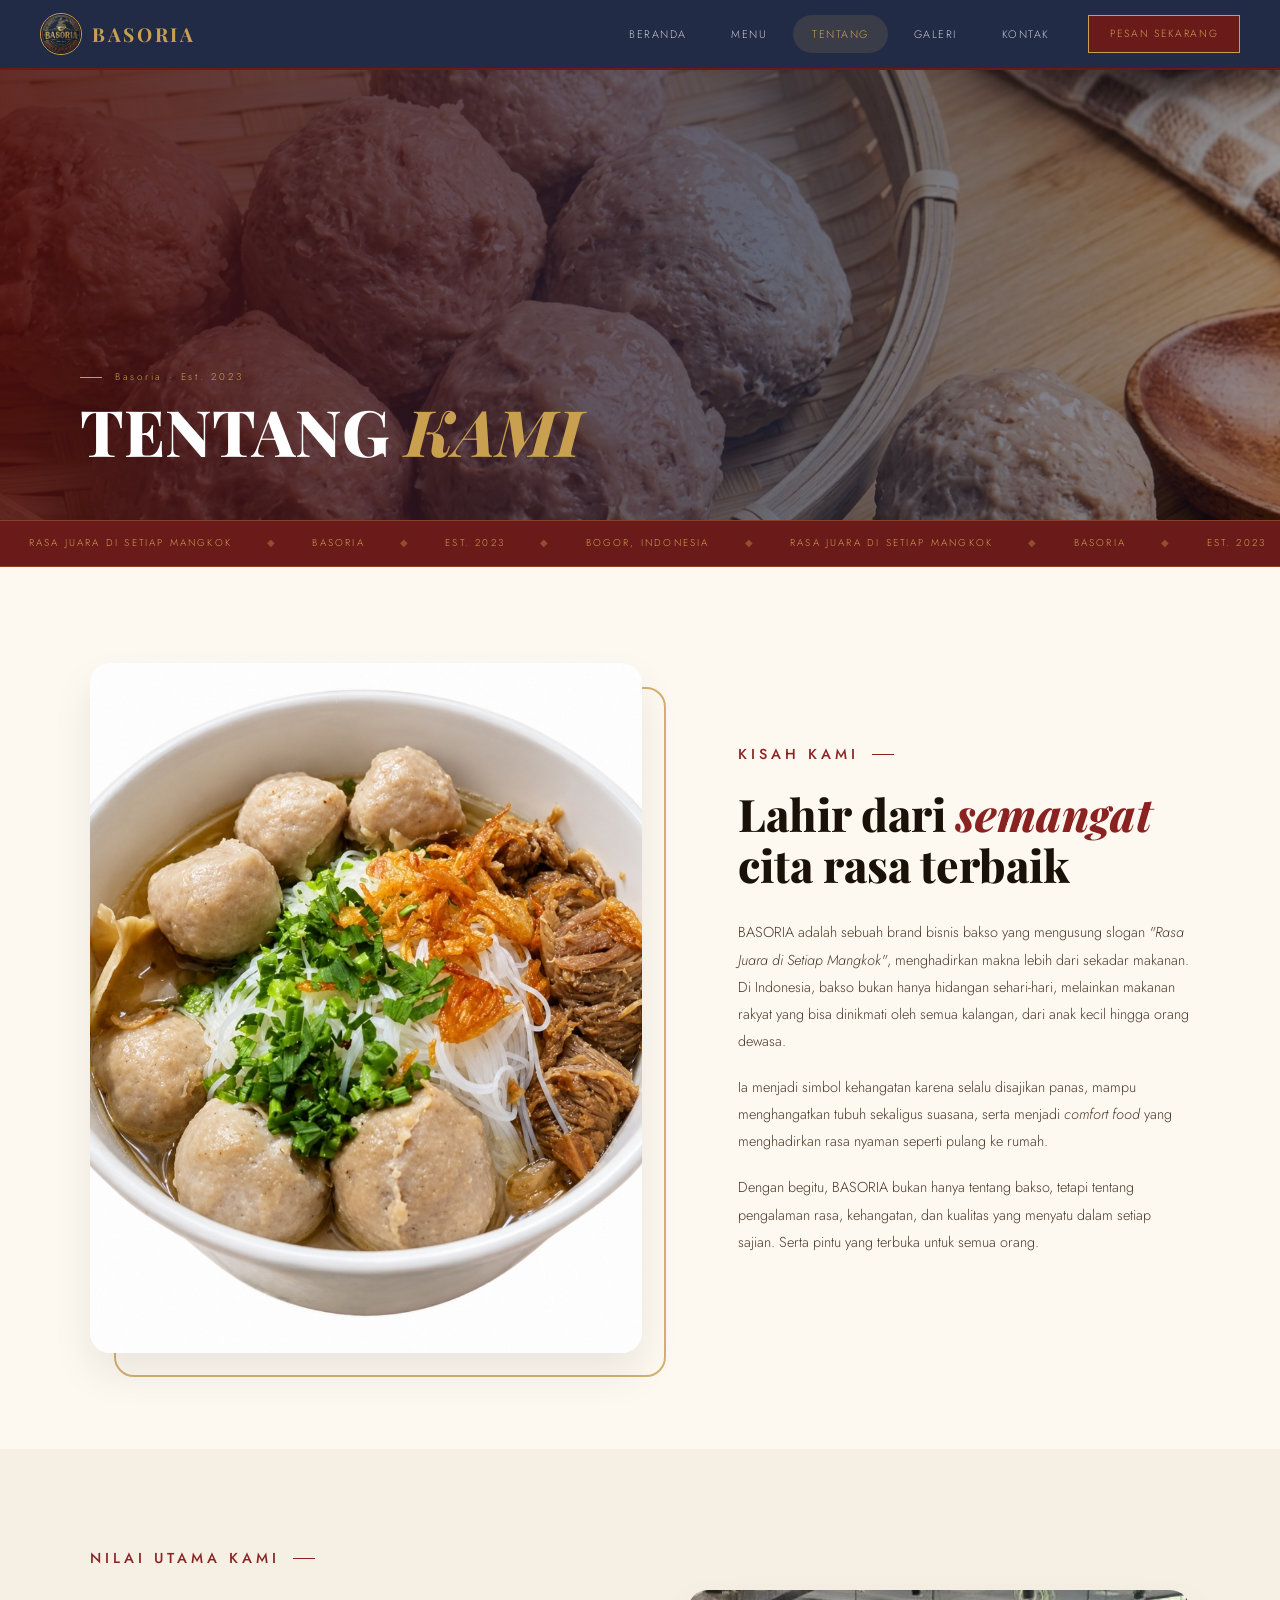
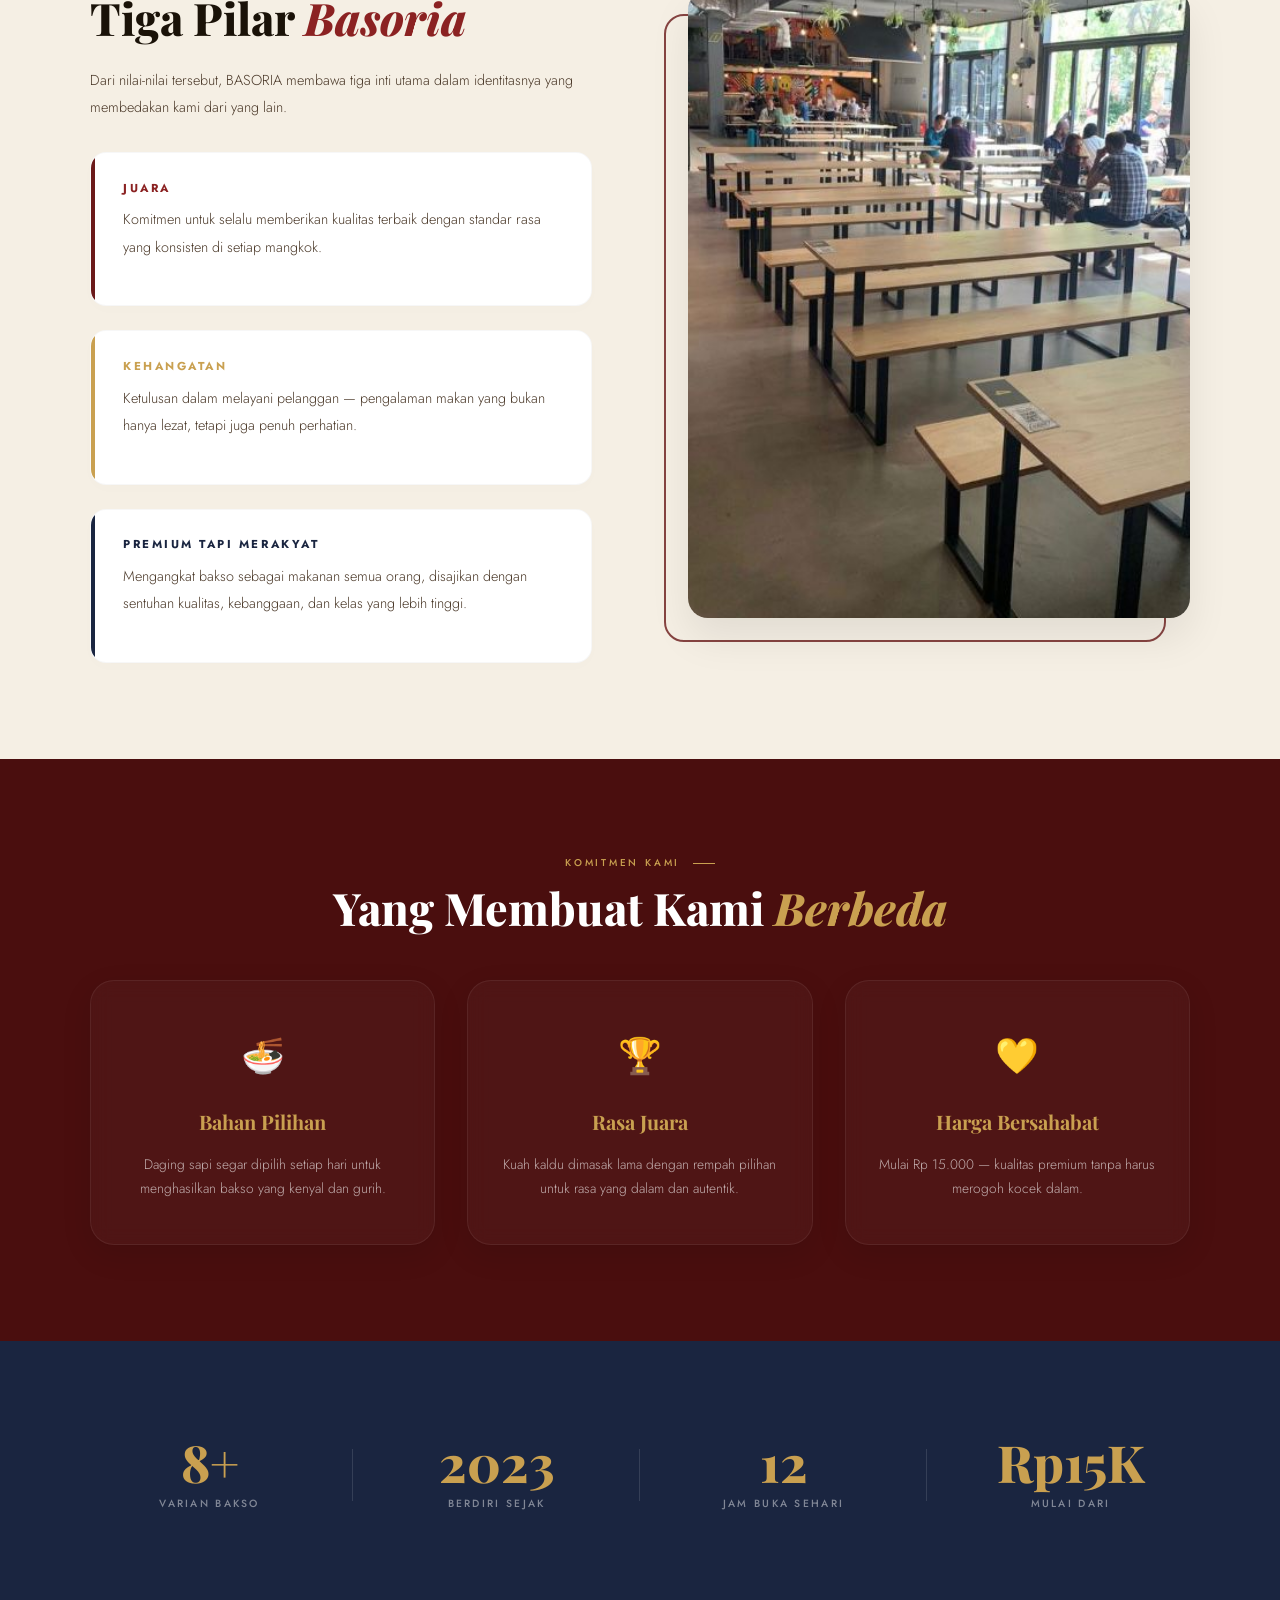
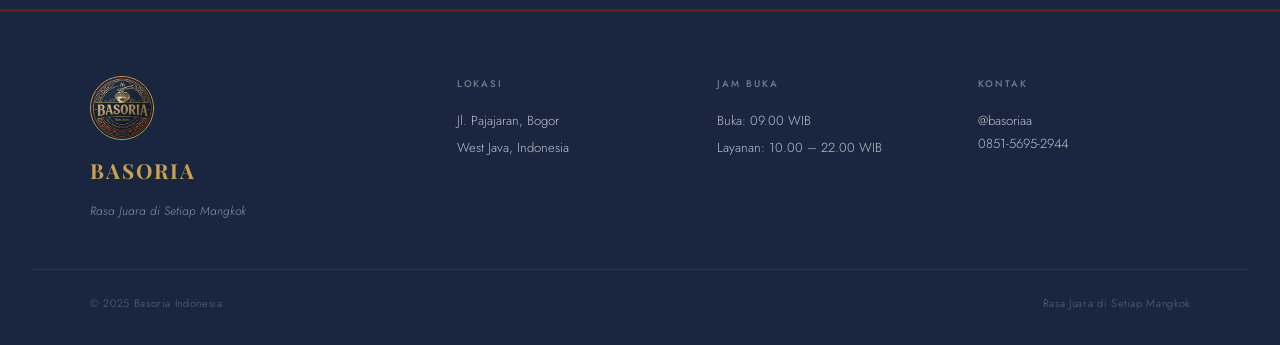
<file: apps/tentang.html>
<!DOCTYPE html>
<html lang="id">

<head>
  <meta charset="UTF-8">
  <meta name="viewport" content="width=device-width, initial-scale=1.0">
  <title>Tentang — Basoria</title>
  <link rel="preconnect" href="https://fonts.googleapis.com">
  <link
    href="https://fonts.googleapis.com/css2?family=Playfair+Display:ital,wght@0,700;0,800;0,900;1,400&family=Jost:wght@300;400;500&display=swap"
    rel="stylesheet">
  <link rel="stylesheet" href="css/style.css">
</head>

<body>

  <nav id="navbar">
    <a href="../index.html" class="nav-logo-wrap">
      <img src="../public/header menu menu/LOGOBASORIA.PNG" alt="Basoria Logo" class="nav-logo-img">
      <span class="nav-brand-name">BASORIA</span>
    </a>
    <ul class="nav-links">
      <li><a href="../index.html">BERANDA</a></li>
      <li><a href="menu.html">MENU</a></li>
      <li><a href="tentang.html" class="active">TENTANG</a></li>
      <li><a href="galeri.html">GALERI</a></li>
      <li><a href="kontak.html">KONTAK</a></li>
    </ul>
    <a href="https://wa.me/6285156952944" target="_blank" class="nav-cta">PESAN SEKARANG</a>
    <button class="nav-hamburger" id="hamburger"><span></span><span></span><span></span></button>
  </nav>

  <!-- Page Banner — gambar ke-4 (3_tentang_kami.png) di belakang tulisan TENTANG KAMI -->
  <div class="page-banner">
    <img src="../public/header menu menu/tentang_page.PNG" alt="Tentang Basoria" class="page-banner-img">
    <div class="page-banner-overlay"></div>
    <div class="page-banner-content">
      <p class="page-banner-eyebrow">Basoria · Est. 2023</p>
      <h1 class="page-banner-title">TENTANG <em>KAMI</em></h1>
    </div>
  </div>

  <!-- Marquee -->
  <div class="marquee-strip">
    <div class="marquee-track">
      <span>RASA JUARA DI SETIAP MANGKOK</span><span class="dot">◆</span><span>BASORIA</span><span
        class="dot">◆</span><span>EST. 2023</span><span class="dot">◆</span><span>BOGOR, INDONESIA</span><span
        class="dot">◆</span>
      <span>RASA JUARA DI SETIAP MANGKOK</span><span class="dot">◆</span><span>BASORIA</span><span
        class="dot">◆</span><span>EST. 2023</span><span class="dot">◆</span><span>BOGOR, INDONESIA</span><span
        class="dot">◆</span>
    </div>
  </div>

  <!-- KISAH KAMI — foto kiri (tampilan_tentang_kami.jpg = gambar ke-13), teks kanan -->
  <section class="section-cream">
    <div class="about-content-split">

      <div class="about-img-frame">
        <img src="../public/tetelan.jpeg" alt="Basoria Kisah Kami">
      </div>

      <div class="about-body-full">
        <p class="eyebrow dark">KISAH KAMI</p>
        <h2>Lahir dari <em>semangat</em><br>cita rasa terbaik</h2>
        <p>
          BASORIA adalah sebuah brand bisnis bakso yang mengusung slogan <em>"Rasa Juara di Setiap Mangkok"</em>,
          menghadirkan makna lebih dari sekadar makanan. Di Indonesia, bakso bukan hanya hidangan sehari-hari, melainkan
          makanan rakyat yang bisa dinikmati oleh semua kalangan, dari anak kecil hingga orang dewasa.
        </p>
        <p>
          Ia menjadi simbol kehangatan karena selalu disajikan panas, mampu menghangatkan tubuh sekaligus suasana, serta
          menjadi <em>comfort food</em> yang menghadirkan rasa nyaman seperti pulang ke rumah.
        </p>
        <p>
          Dengan begitu, BASORIA bukan hanya tentang bakso, tetapi tentang pengalaman rasa, kehangatan, dan kualitas
          yang menyatu dalam setiap sajian. Serta pintu yang terbuka untuk semua orang.
        </p>
      </div>

    </div>
  </section>

  <!-- NILAI KAMI — foto kanan (23.png = suasana) -->
  <section class="section-offwhite">
    <div class="nilai-content-split">

      <div class="about-body-full">
        <p class="eyebrow dark">NILAI UTAMA KAMI</p>
        <h2 class="section-heading" style="margin-bottom:1.5rem;">Tiga Pilar <em>Basoria</em></h2>
        <p style="font-size:0.9rem;color:var(--text-mid);line-height:1.85;margin-bottom:1.2rem;">
          Dari nilai-nilai tersebut, BASORIA membawa tiga inti utama dalam identitasnya yang membedakan kami dari yang
          lain.
        </p>
        <div class="pilar-container">
          <div class="pilar-card pilar-maroon">
            <div class="pilar-title">JUARA</div>
            <p class="pilar-desc">Komitmen untuk selalu memberikan kualitas terbaik dengan standar rasa yang konsisten
              di setiap mangkok.</p>
          </div>
          <div class="pilar-card pilar-gold">
            <div class="pilar-title">KEHANGATAN</div>
            <p class="pilar-desc">Ketulusan dalam melayani pelanggan — pengalaman makan yang bukan hanya lezat, tetapi
              juga penuh perhatian.</p>
          </div>
          <div class="pilar-card pilar-navy">
            <div class="pilar-title">PREMIUM TAPI MERAKYAT</div>
            <p class="pilar-desc">Mengangkat bakso sebagai makanan semua orang, disajikan dengan sentuhan kualitas,
              kebanggaan, dan kelas yang lebih tinggi.</p>
          </div>
        </div>
      </div>

      <div class="about-img-frame right">
        <img src="../public/moment/contentmoment2.jpeg" alt="Suasana Basoria">
      </div>

    </div>
  </section>

  <!-- VALUES DARK -->
  <section class="section-maroon">
    <div style="text-align:center;margin-bottom:3rem;">
      <p class="eyebrow" style="justify-content:center;">KOMITMEN KAMI</p>
      <h2 class="section-heading light">Yang Membuat Kami <em>Berbeda</em></h2>
    </div>
    <div class="values-grid">
      <div class="value-card">
        <div class="value-icon">🍜</div>
        <div class="value-title">Bahan Pilihan</div>
        <p class="value-text">Daging sapi segar dipilih setiap hari untuk menghasilkan bakso yang kenyal dan gurih.</p>
      </div>
      <div class="value-card">
        <div class="value-icon">🏆</div>
        <div class="value-title">Rasa Juara</div>
        <p class="value-text">Kuah kaldu dimasak lama dengan rempah pilihan untuk rasa yang dalam dan autentik.</p>
      </div>
      <div class="value-card">
        <div class="value-icon">💛</div>
        <div class="value-title">Harga Bersahabat</div>
        <p class="value-text">Mulai Rp 15.000 — kualitas premium tanpa harus merogoh kocek dalam.</p>
      </div>
    </div>
  </section>

  <!-- STATS NAVY -->
  <section class="section-navy">
    <div class="stats-band">
      <div class="stats-band-item">
        <div class="num">8+</div>
        <div class="lbl">VARIAN BAKSO</div>
      </div>
      <div class="stats-band-item">
        <div class="num">2023</div>
        <div class="lbl">BERDIRI SEJAK</div>
      </div>
      <div class="stats-band-item">
        <div class="num">12</div>
        <div class="lbl">JAM BUKA SEHARI</div>
      </div>
      <div class="stats-band-item">
        <div class="num">Rp15K</div>
        <div class="lbl">MULAI DARI</div>
      </div>
    </div>
  </section>

  <footer class="site-footer">
    <div class="footer-grid">
      <div class="footer-brand">
        <img src="../public/header menu menu/LOGOBASORIA.PNG" alt="Basoria" class="footer-logo-img">
        <div class="footer-brand-name">BASORIA</div>
        <div class="footer-brand-tag">Rasa Juara di Setiap Mangkok</div>
      </div>
      <div class="footer-col">
        <h4>LOKASI</h4>
        <p>Jl. Pajajaran, Bogor</p>
        <p>West Java, Indonesia</p>
      </div>
      <div class="footer-col">
        <h4>JAM BUKA</h4>
        <p>Buka: 09.00 WIB</p>
        <p>Layanan: 10.00 – 22.00 WIB</p>
      </div>
      <div class="footer-col">
        <h4>KONTAK</h4><a href="https://instagram.com/basoriaa" target="_blank">@basoriaa</a><a
          href="https://wa.me/6285156952944">0851-5695-2944</a>
      </div>
    </div>
    <div class="footer-hr"></div>
    <div class="footer-bottom"><span>© 2025 Basoria Indonesia</span><span>Rasa Juara di Setiap Mangkok</span></div>
  </footer>

  <script src="javascript/nav.js"></script>
</body>

</html>
</file>
<file: apps/css/style.css>
/* ========================================
   BASORIA — style.css
   HTML + CSS utama, JS minimal
   ======================================== */

/* ── RESET ── */
*, *::before, *::after { margin: 0; padding: 0; box-sizing: border-box; }
html { scroll-behavior: smooth; }

:root {
  --maroon:      #6B1A1A;
  --maroon-dark: #4A0E0E;
  --maroon-mid:  #8B2222;
  --navy:        #1A2540;
  --navy-mid:    #243055;
  --gold:        #C9A050;
  --gold-light:  #E8C878;
  --cream:       #FDF8F0;
  --off-white:   #F5EFE4;
  --warm-gray:   #E8DDD0;
  --border:      #DDD0C0;
  --text-dark:   #1A1208;
  --text-mid:    #4A3828;
  --text-muted:  #8A7060;
  --white:       #ffffff;
  --font-display: 'Playfair Display', Georgia, serif;
  --font-body:    'Jost', sans-serif;
}

body {
  font-family: var(--font-body);
  font-weight: 300;
  color: var(--text-dark);
  background: var(--cream);
  line-height: 1.7;
  overflow-x: hidden;
}
a { text-decoration: none; color: inherit; }
img { display: block; max-width: 100%; }

/* ========================================
   NAVBAR
   ======================================== */
#navbar {
  position: fixed; top: 0; left: 0; right: 0; z-index: 1000;
  display: flex; align-items: center;
  padding: 0 2.5rem; height: 70px;
  background: rgba(26, 37, 64, 0.97);
  border-bottom: 2px solid var(--maroon);
  transition: background 0.4s;
}
#navbar.scrolled { background: rgba(74, 14, 14, 0.98); }

.nav-logo-wrap { display: flex; align-items: center; gap: 10px; margin-right: auto; text-decoration: none; }
.nav-logo-img  { width: 42px; height: 42px; border-radius: 50%; object-fit: cover; border: 1.5px solid var(--gold); }
.nav-brand-name { font-family: var(--font-display); font-size: 1.2rem; font-weight: 700; letter-spacing: 0.14em; color: var(--gold); }

.nav-links { display: flex; list-style: none; align-items: center; }
/* Sembunyikan elemen khusus mobile menu di desktop */
.mobile-nav-header, .mobile-nav-footer, .nav-links a span { display: none; }
.nav-links a {
  display: flex; align-items: center; justify-content: center;
  font-size: 0.68rem; letter-spacing: 0.14em; font-family: var(--font-body);
  color: rgba(255,255,255,0.75); 
  padding: 0 1.2rem; height: 38px;
  margin: 0 0.2rem; 
  border-radius: 20px; 
  position: relative;
  transition: color 0.3s ease;
  z-index: 1;
}
.nav-links a::before {
  content: ''; position: absolute; inset: 0;
  border-radius: 20px;
  background: rgba(201,160,80,0.15); /* Bubble gold transparant */
  transform: scale(0.5); opacity: 0;
  transition: transform 0.4s cubic-bezier(0.175, 0.885, 0.32, 1.275), opacity 0.3s ease;
  z-index: -1;
}
.nav-links a:hover, .nav-links a.active { color: var(--gold); }
.nav-links a:hover::before, .nav-links a.active::before { 
  transform: scale(1); opacity: 1; 
}

.nav-cta {
  background: var(--maroon); color: var(--gold);
  font-family: var(--font-body); font-size: 0.65rem; letter-spacing: 0.16em;
  padding: 0.55rem 1.3rem; border: 1px solid var(--gold);
  cursor: pointer; transition: background 0.2s; margin-left: 1rem;
  white-space: nowrap;
}
.nav-cta:hover { background: var(--maroon-mid); }

.nav-hamburger { display: none; flex-direction: column; gap: 5px; background: none; border: none; cursor: pointer; padding: 4px; margin-left: 0.8rem; }
.nav-hamburger span { display: block; width: 22px; height: 1.5px; background: var(--gold); transition: all 0.3s; }

/* ========================================
   HERO (index.html)
   ======================================== */
.hero {
  position: relative; height: 100vh; min-height: 580px;
  display: flex; align-items: center; justify-content: center;
  text-align: center; overflow: hidden; padding-top: 70px;
}

/* Real background image with zoom animation */
.hero-bg {
  position: absolute; inset: 0;
  background-image: url('../../public/tetelan.jpeg');
  background-size: cover; background-position: center;
  animation: heroBgZoom 14s ease-in-out infinite alternate;
}
@keyframes heroBgZoom { from { transform: scale(1.08); } to { transform: scale(1.0); } }

/* Dark overlay so text is readable */
.hero-overlay {
  position: absolute; inset: 0;
  background: linear-gradient(
    160deg,
    rgba(74,14,14,0.78) 0%,
    rgba(26,37,64,0.65) 55%,
    rgba(10,10,20,0.55) 100%
  );
}

/* Subtle diagonal gold lines overlay */
.hero-lines {
  position: absolute; inset: 0; pointer-events: none;
  background-image: repeating-linear-gradient(
    45deg,
    rgba(201,160,80,0.03) 0px, rgba(201,160,80,0.03) 1px,
    transparent 1px, transparent 70px
  );
}

/* Animated marquee text at bottom of hero */
.hero-marquee-wrap {
  position: absolute; bottom: 0; left: 0; right: 0;
  overflow: hidden; background: rgba(107,26,26,0.7);
  border-top: 1px solid rgba(201,160,80,0.25);
  padding: 0.55rem 0;
}
.hero-marquee-track {
  display: flex; width: max-content;
  animation: marqueeRun 22s linear infinite;
}
.hero-marquee-track span { font-size: 0.62rem; letter-spacing: 0.22em; color: var(--gold); padding: 0 1.8rem; white-space: nowrap; }
.hero-marquee-track .dot { color: rgba(201,160,80,0.4); padding: 0 0.4rem; }
@keyframes marqueeRun { from { transform: translateX(0); } to { transform: translateX(-50%); } }

/* Hero content */
.hero-content { position: relative; z-index: 2; color: white; max-width: 680px; padding: 1rem; }

.hero-eyebrow {
  font-size: 0.62rem; letter-spacing: 0.32em; color: var(--gold);
  display: flex; align-items: center; justify-content: center; gap: 0.9rem;
  margin-bottom: 1.5rem;
  animation: fadeUp 1s 0.2s both;
}
.hero-eyebrow::before, .hero-eyebrow::after { content: '◆'; font-size: 0.38rem; }

.hero-title {
  font-family: var(--font-display);
  font-size: clamp(3.8rem, 9vw, 7.5rem);
  font-weight: 900; line-height: 0.92; letter-spacing: 0.06em;
  color: var(--gold);
  text-shadow: 0 3px 40px rgba(0,0,0,0.6);
  margin-bottom: 0.8rem;
  animation: fadeUp 1s 0.35s both;
}
.hero-tagline {
  font-family: var(--font-display);
  font-size: clamp(1rem, 2.5vw, 1.5rem);
  font-style: italic; font-weight: 400;
  color: rgba(255,255,255,0.88); margin-bottom: 0.4rem;
  animation: fadeUp 1s 0.5s both;
}
.hero-est {
  font-size: 0.6rem; letter-spacing: 0.3em; color: rgba(255,255,255,0.4);
  margin-bottom: 2.5rem;
  animation: fadeUp 1s 0.6s both;
}
.hero-divider {
  display: flex; align-items: center; justify-content: center; gap: 1rem;
  margin-bottom: 2.5rem;
  animation: fadeUp 1s 0.65s both;
}
.hero-divider-line { width: 55px; height: 1px; background: rgba(201,160,80,0.5); }
.hero-divider-gem { color: var(--gold); font-size: 0.9rem; }

.hero-cta-row {
  display: flex; gap: 1rem; justify-content: center; flex-wrap: wrap;
  animation: fadeUp 1s 0.8s both;
}

/* Scroll indicator */
.hero-scroll {
  position: absolute; bottom: 3.5rem; left: 50%; transform: translateX(-50%);
  z-index: 2; display: flex; flex-direction: column; align-items: center; gap: 0.5rem;
  animation: fadeUp 1s 1.1s both;
}
.hero-scroll-label { font-size: 0.56rem; letter-spacing: 0.25em; color: rgba(255,255,255,0.35); }
.hero-scroll-line {
  width: 1px; height: 44px;
  background: linear-gradient(to bottom, rgba(201,160,80,0.6), transparent);
  animation: scrollPulse 2s ease-in-out infinite;
}
@keyframes scrollPulse { 0%,100%{opacity:0.4} 50%{opacity:1} }

@keyframes fadeUp { from{opacity:0;transform:translateY(26px)} to{opacity:1;transform:translateY(0)} }

/* ========================================
   BUTTONS
   ======================================== */
.btn-gold {
  display: inline-block; background: var(--gold); color: var(--maroon-dark);
  font-family: var(--font-body); font-size: 0.7rem; letter-spacing: 0.18em; font-weight: 500;
  padding: 0.9rem 2.2rem; border: none; cursor: pointer; transition: background 0.2s, transform 0.2s;
}
.btn-gold:hover { background: var(--gold-light); transform: translateY(-2px); }

.btn-outline-gold {
  display: inline-block; border: 1px solid var(--gold); color: var(--gold);
  font-family: var(--font-body); font-size: 0.7rem; letter-spacing: 0.18em;
  padding: 0.9rem 2.2rem; transition: background 0.2s;
}
.btn-outline-gold:hover { background: rgba(201,160,80,0.12); }

.btn-maroon {
  display: inline-block; background: var(--maroon); color: var(--gold);
  font-family: var(--font-body); font-size: 0.7rem; letter-spacing: 0.18em; font-weight: 500;
  padding: 0.9rem 2.2rem; border: 1px solid rgba(201,160,80,0.3); cursor: pointer; transition: background 0.2s;
}
.btn-maroon:hover { background: var(--maroon-mid); }

.btn-outline-dark {
  display: inline-block; border: 1px solid var(--border); color: var(--text-mid);
  font-family: var(--font-body); font-size: 0.68rem; letter-spacing: 0.15em;
  padding: 0.75rem 1.8rem; transition: all 0.2s;
}
.btn-outline-dark:hover { background: var(--text-dark); color: white; }

/* ========================================
   MARQUEE STRIP (standalone)
   ======================================== */
.marquee-strip {
  background: var(--maroon); overflow: hidden;
  padding: 0.88rem 0;
  border-top: 1px solid rgba(201,160,80,0.3);
  border-bottom: 1px solid rgba(201,160,80,0.3);
}
.marquee-track { display: flex; width: max-content; animation: marqueeRun 26s linear infinite; }
.marquee-track span { font-size: 0.62rem; letter-spacing: 0.22em; color: var(--gold); padding: 0 1.8rem; white-space: nowrap; }
.marquee-track .dot { color: rgba(201,160,80,0.4); padding: 0 0.4rem; }

/* ========================================
   PAGE BANNER (sub pages)
   ======================================== */
.page-banner {
  position: relative; height: 50vh; min-height: 360px;
  display: flex; align-items: flex-end;
  padding: 3.5rem 5rem; margin-top: 70px; overflow: hidden;
}
.page-banner-img {
  position: absolute; inset: 0;
  width: 100%; height: 100%; object-fit: cover;
  transform: scale(1.06); transition: transform 8s ease;
}
.page-banner-img.loaded { transform: scale(1); }
.page-banner-overlay {
  position: absolute; inset: 0;
  background: linear-gradient(to right, rgba(74,14,14,0.85) 0%, rgba(26,37,64,0.65) 60%, rgba(10,10,20,0.40) 100%);
}
.page-banner-fallback {
  position: absolute; inset: 0;
  background: linear-gradient(135deg, var(--maroon-dark) 0%, #3A1428 50%, var(--navy) 100%);
}
.page-banner-content { position: relative; z-index: 2; color: white; }
.page-banner-eyebrow {
  font-size: 0.62rem; letter-spacing: 0.28em; color: var(--gold);
  margin-bottom: 0.7rem; display: flex; align-items: center; gap: 0.8rem;
}
.page-banner-eyebrow::before { content: ''; display: block; width: 22px; height: 1px; background: var(--gold); }
.page-banner-title {
  font-family: var(--font-display);
  font-size: clamp(2.4rem, 5vw, 4.5rem);
  font-weight: 800; line-height: 1.05; color: white;
}
.page-banner-title em { font-style: italic; color: var(--gold); }

/* ========================================
   SECTION UTILITIES
   ======================================== */
.section-cream    { padding: 6rem 2rem; background: var(--cream); }
.section-white    { padding: 6rem 2rem; background: var(--white); }
.section-offwhite { padding: 6rem 2rem; background: var(--off-white); }
.section-maroon   { padding: 6rem 2rem; background: var(--maroon-dark); color: white; }
.section-navy     { padding: 6rem 2rem; background: var(--navy); color: white; }

.eyebrow {
  font-size: 0.62rem; letter-spacing: 0.28em; color: var(--gold);
  font-weight: 500; margin-bottom: 0.7rem;
  display: flex; align-items: center; gap: 0.8rem;
}
.eyebrow::after { content: ''; display: block; width: 22px; height: 1px; background: var(--gold); }
.eyebrow.dark { color: var(--maroon-mid); }
.eyebrow.dark::after { background: var(--maroon-mid); }

.section-heading {
  font-family: var(--font-display);
  font-size: clamp(2rem, 3.5vw, 2.9rem);
  font-weight: 800; line-height: 1.1; margin-bottom: 1rem;
}
.section-heading em { font-style: italic; color: var(--gold); }
.section-heading.light { color: white; }

/* ========================================
   HOME — ABOUT STRIP
   ======================================== */
.about-strip { display: grid; grid-template-columns: 1fr 1fr; min-height: 520px; }

.about-strip-img {
  position: relative; overflow: hidden;
}
.about-strip-img img {
  width: 100%; height: 100%; object-fit: cover;
  transition: transform 6s ease;
}
.about-strip-img:hover img { transform: scale(1.04); }
.about-strip-img-overlay {
  position: absolute; inset: 0;
  background: linear-gradient(to right, transparent 55%, var(--off-white) 100%);
  pointer-events: none;
}

.about-strip-body {
  padding: 5rem; background: var(--off-white);
  display: flex; flex-direction: column; justify-content: center;
}
.about-body-text { font-size: 0.88rem; color: var(--text-mid); line-height: 1.88; margin-bottom: 1rem; }

.stats-row { display: flex; gap: 2.5rem; margin-top: 2rem; }
.stat-item { text-align: center; }
.stat-num { font-family: var(--font-display); font-size: 2rem; font-weight: 800; color: var(--maroon-mid); line-height: 1; }
.stat-label { font-size: 0.6rem; letter-spacing: 0.15em; color: var(--text-muted); margin-top: 0.3rem; }

/* ========================================
   HOME — MENU PREVIEW (no price)
   ======================================== */
.menu-preview-section { padding: 5rem; background: var(--cream); }
.menu-preview-header {
  display: flex; justify-content: space-between; align-items: flex-end; margin-bottom: 3rem;
}
.menu-preview-grid { 
  display: flex; 
  gap: 2rem; 
  overflow-x: auto; 
  padding-bottom: 2.5rem;
  padding-top: 4rem; /* Ruang untuk gambar yang mencuat */
  scroll-snap-type: x mandatory;
  scroll-behavior: smooth;
  -webkit-overflow-scrolling: touch;
  scrollbar-width: none; /* Firefox */
  -ms-overflow-style: none; /* IE/Edge */
}
.menu-preview-grid::-webkit-scrollbar { display: none; /* Chrome/Safari */ }

.menu-card-preview {
  flex: 0 0 260px;
  scroll-snap-align: center;
  background: white; 
  border-radius: 20px;
  box-shadow: 0 10px 30px rgba(0,0,0,0.06);
  transition: transform 0.4s ease, box-shadow 0.4s ease;
  display: flex;
  flex-direction: column;
  align-items: center;
  text-align: center;
  position: relative;
  user-select: none;
  -webkit-user-select: none;
}
.menu-card-preview:hover { transform: translateY(-8px); box-shadow: 0 18px 40px rgba(107,26,26,0.12); }

.menu-card-preview-img {
  width: 140px; 
  height: 140px; 
  border-radius: 50%;
  margin-top: -50px; /* Memuat gambar keluar dari card! */
  box-shadow: 0 10px 25px rgba(0,0,0,0.15);
  background: white;
  border: 4px solid white;
  overflow: hidden;
  position: relative;
  z-index: 2;
}
.menu-card-preview-img img {
  width: 100%; height: 100%; object-fit: cover;
  transition: transform 0.6s ease;
  pointer-events: none;
  -webkit-user-drag: none;
}
.menu-card-preview:hover .menu-card-preview-img img { transform: scale(1.1); }

.menu-card-preview-body { padding: 1.2rem 1.5rem 1.5rem; width: 100%; }

.menu-card-preview-name {
  font-family: var(--font-display); font-size: 1.15rem; font-weight: 700;
  color: var(--text-dark); margin-bottom: 0.3rem;
}
.mcp-stars { margin-bottom: 1rem; }
.mcp-price { font-size: 1rem; font-weight: 700; color: var(--maroon-dark); margin-bottom: 1.5rem; }

.mcp-footer {
  display: flex; justify-content: space-between; align-items: center;
  border-top: 1px solid var(--border); padding-top: 1rem;
}
.mcp-time { font-size: 0.75rem; color: var(--text-muted); font-weight: 500; }
.mcp-btn {
  background: rgba(201,160,80,0.15); color: var(--gold);
  font-weight: 600; font-size: 0.7rem; padding: 0.45rem 1.2rem;
  border-radius: 20px; transition: all 0.3s ease;
}
.mcp-btn:hover { background: var(--gold); color: white; }
.badge {
  display: inline-block; font-size: 0.55rem; letter-spacing: 0.15em;
  padding: 2px 8px; margin-top: 0.6rem;
}
.badge-red   { background: var(--maroon);    color: var(--gold); }
.badge-navy  { background: var(--navy);      color: var(--gold-light); }
.badge-gold  { background: var(--gold);      color: var(--maroon-dark); }

/* ========================================
   CTA BAND
   ======================================== */
.cta-band {
  position: relative; padding: 5.5rem 3rem;
  display: flex; align-items: center; justify-content: center;
  text-align: center; overflow: hidden;
}
.cta-band-bg {
  position: absolute; inset: 0;
  background: linear-gradient(135deg, var(--maroon-dark) 0%, #3A1428 40%, var(--navy) 100%);
}
.cta-band-pattern {
  position: absolute; inset: 0; opacity: 0.06;
  background-image: repeating-linear-gradient(45deg, var(--gold) 0, var(--gold) 1px, transparent 1px, transparent 58px);
}
.cta-band-content { position: relative; z-index: 2; color: white; max-width: 620px; }
.cta-band-content h2 {
  font-family: var(--font-display);
  font-size: clamp(1.8rem, 4vw, 3rem); font-weight: 800;
  color: var(--gold); line-height: 1.15; margin-bottom: 1rem;
}
.cta-band-content p { font-size: 0.88rem; color: rgba(255,255,255,0.7); line-height: 1.8; margin-bottom: 2rem; }
.cta-btn-row { display: flex; gap: 1rem; justify-content: center; flex-wrap: wrap; }

/* ========================================
   FULL MENU PAGE
   ======================================== */
.menu-tabs { display: flex; gap: 0; border-bottom: 2px solid var(--warm-gray); margin-bottom: 3rem; }
.tab-btn {
  font-family: var(--font-body); font-size: 0.68rem; letter-spacing: 0.14em;
  padding: 1rem 1.8rem; border: none; background: none; cursor: pointer;
  color: var(--text-muted); border-bottom: 2px solid transparent; margin-bottom: -2px;
  transition: all 0.2s;
}
.tab-btn.active, .tab-btn:hover { color: var(--maroon-mid); border-bottom-color: var(--maroon); }

.menu-full-grid { 
  display: grid; 
  grid-template-columns: repeat(auto-fill, minmax(260px, 1fr)); 
  gap: 4rem 2.5rem; /* Menambah gap vertikal untuk ruang gambar mencuat */
  background: transparent; 
  padding-top: 3.5rem; /* Ruang untuk baris pertama agar gambar tidak terpotong */
}
.menu-full-card { 
  background: white; 
  border-radius: 20px;
  border: 1px solid rgba(0,0,0,0.04);
  box-shadow: 0 4px 20px rgba(0,0,0,0.04);
  transition: transform 0.4s cubic-bezier(0.16, 1, 0.3, 1), box-shadow 0.4s ease; 
  display: flex;
  flex-direction: column;
  align-items: center;
  text-align: center;
  position: relative;
}
.menu-full-card:hover { 
  transform: translateY(-8px); 
  box-shadow: 0 18px 40px rgba(107,26,26,0.12); 
}
.menu-full-card-img {
  width: 130px; 
  height: 130px; 
  border-radius: 50%;
  margin-top: -45px; /* Gambar mencuat */
  box-shadow: 0 10px 25px rgba(0,0,0,0.15);
  background: white;
  border: 4px solid white;
  overflow: hidden;
  position: relative;
  z-index: 2;
}
.menu-full-card-img img { 
  width: 100%; height: 100%; object-fit: cover; 
  transition: transform 0.6s ease; 
}
.menu-full-card:hover .menu-full-card-img img { transform: scale(1.1); }

.menu-full-card-body { padding: 1.2rem 1.5rem 1.5rem; width: 100%; }

.mfc-top { display: flex; flex-direction: column; align-items: center; margin-bottom: 0.8rem; }
.mfc-name { font-family: var(--font-display); font-size: 1.2rem; font-weight: 700; line-height: 1.2; color: var(--text-dark); margin-bottom: 0.5rem; }
.mfc-price { font-size: 1rem; font-weight: 700; color: var(--maroon-dark); margin-bottom: 0.8rem; }
.mfc-desc { font-size: 0.78rem; color: var(--text-muted); line-height: 1.6; margin-bottom: 1rem; min-height: 2.5rem; }

.mfc-footer {
  display: flex; justify-content: space-between; align-items: center;
  border-top: 1px solid var(--border); padding-top: 1rem; margin-top: 0.5rem;
}
.mfc-time { font-size: 0.72rem; color: var(--text-muted); font-weight: 500; }
.mfc-btn {
  background: rgba(201,160,80,0.15); color: var(--gold);
  font-weight: 600; font-size: 0.7rem; padding: 0.4rem 1rem;
  border-radius: 20px; transition: all 0.3s ease;
}
.mfc-btn:hover { background: var(--gold); color: white; }

/* Menu list style (topping + minuman) */
.menu-list-row {
  display: flex; justify-content: space-between; align-items: center;
  padding: 1.2rem 1rem; border-bottom: 1px solid var(--border);
  transition: background 0.3s ease, padding-left 0.3s ease, box-shadow 0.3s ease;
  border-radius: 8px; margin-bottom: 0.4rem;
}
.menu-list-row:last-child { border-bottom: 1px solid var(--border); }
.menu-list-row:hover {
  background: white;
  padding-left: 1.5rem;
  box-shadow: 0 6px 15px rgba(0,0,0,0.05);
  border-color: transparent;
}
.menu-list-name { font-family: var(--font-display); font-size: 1.1rem; font-weight: 600; color: var(--maroon-dark); }
.menu-list-price { font-size: 0.85rem; font-weight: 500; color: var(--maroon-dark); background: rgba(201,160,80,0.2); padding: 0.3rem 0.7rem; border-radius: 12px; }

/* ========================================
   ABOUT PAGE — SPLIT CONTENT
   ======================================== */
/* ========================================
   ABOUT PAGE — SPLIT CONTENT
   ======================================== */
.about-content-split { 
  display: grid; 
  grid-template-columns: 1.1fr 0.9fr; 
  gap: 6rem; 
  align-items: center; 
  max-width: 1100px;
  margin: 0 auto;
}

.about-img-frame { 
  position: relative; 
  border-radius: 24px;
  overflow: visible;
  transition: transform 0.4s cubic-bezier(0.16, 1, 0.3, 1);
}
.about-img-frame img { 
  width: 100%; 
  aspect-ratio: 4/5; 
  object-fit: cover; 
  display: block; 
  border-radius: 20px;
  box-shadow: 0 20px 40px rgba(0,0,0,0.08);
  transition: transform 0.6s cubic-bezier(0.16, 1, 0.3, 1);
}
.about-img-frame::after {
  content: ''; position: absolute;
  top: 1.5rem; left: 1.5rem; right: -1.5rem; bottom: -1.5rem;
  border: 2px solid var(--gold); 
  border-radius: 20px;
  z-index: -1;
  transition: all 0.4s cubic-bezier(0.16, 1, 0.3, 1);
  opacity: 0.8;
}
.about-img-frame.right::after {
  left: -1.5rem; right: 1.5rem;
  border-color: var(--maroon);
}
.about-img-frame:hover {
  transform: translateY(-5px);
}
.about-img-frame:hover img {
  transform: scale(1.02);
}
.about-img-frame:hover::after {
  top: 1.8rem; left: 1.8rem; right: -1.8rem; bottom: -1.8rem;
  opacity: 1;
}
.about-img-frame.right:hover::after {
  left: -1.8rem; right: 1.8rem;
}

.about-body-full h2 { 
  font-family: var(--font-display); 
  font-size: clamp(2rem, 3.5vw, 3rem); 
  font-weight: 800; 
  line-height: 1.15; 
  margin-bottom: 1.8rem; 
  color: var(--text-dark);
}
.about-body-full h2 em { font-style: italic; color: var(--maroon-mid); }
.about-body-full p { 
  font-size: 0.9rem; 
  color: var(--text-mid); 
  line-height: 1.88; 
  margin-bottom: 1.2rem; 
}

/* Three Pillars Card layout */
.nilai-content-split {
  display: grid;
  grid-template-columns: 1fr 1fr;
  gap: 6rem;
  align-items: center;
  max-width: 1100px;
  margin: 0 auto;
}
.pilar-container {
  display: flex;
  flex-direction: column;
  gap: 1.5rem;
  margin-top: 2rem;
}
.pilar-card {
  padding: 1.6rem 2rem;
  border-radius: 16px;
  background: var(--white);
  border: 1px solid rgba(0,0,0,0.03);
  box-shadow: 0 4px 15px rgba(0,0,0,0.01);
  transition: all 0.4s cubic-bezier(0.16, 1, 0.3, 1);
  position: relative;
  overflow: hidden;
}
.pilar-card::before {
  content: ''; position: absolute; left: 0; top: 0; bottom: 0; width: 4px;
  transition: width 0.3s ease;
}
.pilar-card.pilar-maroon::before { background: var(--maroon); }
.pilar-card.pilar-gold::before { background: var(--gold); }
.pilar-card.pilar-navy::before { background: var(--navy); }

.pilar-card:hover {
  transform: translateX(8px);
  box-shadow: 0 10px 30px rgba(107,26,26,0.05);
}
.pilar-card:hover::before {
  width: 8px;
}
.pilar-title {
  font-size: 0.72rem; 
  letter-spacing: 0.22em; 
  font-weight: 700; 
  margin-bottom: 0.5rem;
}
.pilar-card.pilar-maroon .pilar-title { color: var(--maroon-mid); }
.pilar-card.pilar-gold .pilar-title { color: var(--gold); }
.pilar-card.pilar-navy .pilar-title { color: var(--navy); }

.pilar-desc {
  font-size: 0.86rem; 
  color: var(--text-mid); 
  line-height: 1.75;
}

/* Values Dark styling */
.values-grid { 
  display: grid; 
  grid-template-columns: repeat(3, 1fr); 
  gap: 2rem; 
  margin-top: 3rem; 
  max-width: 1100px;
  margin-left: auto;
  margin-right: auto;
}
.value-card { 
  padding: 2.8rem 2rem; 
  background: rgba(255, 255, 255, 0.03); 
  backdrop-filter: blur(10px);
  -webkit-backdrop-filter: blur(10px);
  border: 1px solid rgba(255, 255, 255, 0.07); 
  border-radius: 24px;
  text-align: center; 
  transition: all 0.4s cubic-bezier(0.16, 1, 0.3, 1);
  box-shadow: 0 10px 30px rgba(0, 0, 0, 0.1);
}
.value-card:hover {
  transform: translateY(-8px);
  background: rgba(255, 255, 255, 0.06);
  border-color: rgba(201, 160, 80, 0.35);
  box-shadow: 0 20px 45px rgba(201, 160, 80, 0.15);
}
.value-icon { 
  font-size: 2.2rem; 
  margin-bottom: 1.2rem; 
  display: inline-block;
  transition: transform 0.4s ease;
}
.value-card:hover .value-icon {
  transform: scale(1.18) rotate(5deg);
}
.value-title { 
  font-family: var(--font-display); 
  font-size: 1.25rem; 
  font-weight: 700; 
  color: var(--gold); 
  margin-bottom: 0.8rem; 
}
.value-text { 
  font-size: 0.86rem; 
  color: rgba(255, 255, 255, 0.65); 
  line-height: 1.75; 
}

.stats-band { 
  display: grid; 
  grid-template-columns: repeat(4, 1fr); 
  gap: 3rem; 
  text-align: center; 
  max-width: 1100px;
  margin: 0 auto;
}
.stats-band-item {
  position: relative;
}
.stats-band-item:not(:last-child)::after {
  content: ''; position: absolute; right: -1.5rem; top: 15%; bottom: 15%; width: 1px;
  background: rgba(255, 255, 255, 0.12);
}
.stats-band-item .num { 
  font-family: var(--font-display); 
  font-size: 3.2rem; 
  font-weight: 800; 
  color: var(--gold); 
  line-height: 1; 
  margin-bottom: 0.4rem;
}
.stats-band-item .lbl { 
  font-size: 0.65rem; 
  letter-spacing: 0.22em; 
  color: rgba(255,255,255,0.45); 
  font-weight: 500;
}

/* ========================================
   GALLERY PAGE (PINTEREST MASONRY LAYOUT)
   ======================================== */
.gallery-grid {
  display: block; 
  column-count: 3; 
  column-gap: 1.2rem;
  background: transparent;
  max-width: 1100px;
  margin: 0 auto;
}
.gallery-cell { 
  break-inside: avoid; 
  margin-bottom: 1.2rem; 
  border-radius: 12px;
  overflow: hidden; 
  background: var(--warm-gray); 
  box-shadow: 0 6px 20px rgba(0,0,0,0.06);
}
.gallery-cell img {
  width: 100%; height: auto; display: block;
  transition: transform 0.5s ease, opacity 0.3s;
}
.gallery-cell:hover img { transform: scale(1.06); opacity: 0.9; }

/* ========================================
   CONTACT PAGE
   ======================================== */
.contact-row {
  display: grid;
  grid-template-columns: 1fr 1fr;
  gap: 4rem;
  align-items: center;
  max-width: 1100px;
  margin: 0 auto 8rem;
}
.contact-row.reverse { direction: rtl; }
.contact-row.reverse > * { direction: ltr; }

.contact-media {
  background: var(--off-white);
  padding: 2.5rem;
  border-radius: 40px;
  display: flex;
  justify-content: center;
  align-items: center;
}
.contact-media-inner {
  width: 100%;
  border-radius: 20px;
  overflow: hidden;
  box-shadow: 0 20px 40px rgba(0,0,0,0.1);
  background: white;
}
.contact-media img { width: 100%; display: block; }

.contact-text h2 {
  font-family: var(--font-display);
  font-size: 2.6rem;
  font-weight: 800;
  color: var(--text-dark);
  line-height: 1.1;
  margin-bottom: 1.5rem;
}
.contact-text p {
  font-size: 1rem;
  color: var(--text-muted);
  line-height: 1.7;
  margin-bottom: 2rem;
}
.contact-btn {
  display: inline-block;
  background: var(--maroon);
  color: var(--gold);
  padding: 0.8rem 2rem;
  border-radius: 30px;
  font-weight: 700;
  font-size: 0.8rem;
  letter-spacing: 0.05em;
  transition: transform 0.3s ease;
}
.contact-btn:hover { transform: scale(1.05); background: var(--maroon-dark); }

/* Form Styles untuk Kontak */
.form-group { margin-bottom: 1.5rem; text-align: left; }
.form-group label { display: block; font-size: 0.7rem; letter-spacing: 0.1em; color: var(--text-muted); margin-bottom: 0.6rem; font-weight: 600; text-transform: uppercase; }
.form-group input,
.form-group textarea,
.form-group select {
  width: 100%; padding: 1rem 1.2rem; display: block;
  border: 1px solid rgba(0,0,0,0.08); background: #fbfbfb;
  border-radius: 12px;
  font-family: var(--font-body); font-size: 0.95rem;
  color: var(--text-dark); outline: none; transition: all 0.3s ease;
  box-sizing: border-box;
}
.form-group input:focus,
.form-group textarea:focus,
.form-group select:focus { 
  border-color: var(--maroon-mid); 
  background: white;
  box-shadow: 0 5px 15px rgba(107,26,26,0.05);
}
.btn-submit-full {
  width: 100%; padding: 1.1rem; background: var(--maroon); color: var(--gold);
  border: none; cursor: pointer; border-radius: 12px;
  font-family: var(--font-body); font-size: 0.75rem; letter-spacing: 0.15em; font-weight: 700;
  transition: all 0.3s ease; margin-top: 1rem;
}
.btn-submit-full:hover { background: var(--maroon-dark); transform: translateY(-2px); box-shadow: 0 8px 20px rgba(107,26,26,0.2); }

@media (max-width: 960px) {
  .contact-row, .contact-row.reverse { grid-template-columns: 1fr; gap: 2rem; direction: ltr; margin-bottom: 4rem; }
  .contact-media { padding: 1.5rem; border-radius: 24px; }
  .contact-text h2 { font-size: 2rem; }
}


/* Map Card UI */
.map-card {
  max-width: 1000px;
  margin: 0 auto;
  border-radius: 20px;
  overflow: hidden;
  box-shadow: 0 10px 40px rgba(0,0,0,0.08);
  border: 1px solid rgba(0,0,0,0.04);
  transition: transform 0.4s ease, box-shadow 0.4s ease;
}
.map-card:hover {
  transform: translateY(-5px);
  box-shadow: 0 15px 50px rgba(107,26,26,0.12);
}

/* ========================================
   FOOTER
   ======================================== */
.site-footer {
  background: var(--navy); color: white;
  padding: 4rem 2rem 2rem;
  border-top: 3px solid var(--maroon);
}
.footer-grid { 
  display: grid; 
  grid-template-columns: 1.5fr 1fr 1fr 1fr; 
  gap: 3rem; 
  margin-bottom: 3rem; 
  max-width: 1100px;
  margin-left: auto;
  margin-right: auto;
}
.footer-brand { display: flex; flex-direction: column; gap: 0.8rem; }
.footer-logo-img { width: 64px; height: 64px; border-radius: 50%; object-fit: cover; border: 1.5px solid var(--gold); }
.footer-brand-name { font-family: var(--font-display); font-size: 1.3rem; font-weight: 700; color: var(--gold); letter-spacing: 0.1em; }
.footer-brand-tag  { font-size: 0.75rem; color: rgba(255,255,255,0.5); font-style: italic; }
.footer-col h4 { font-size: 0.6rem; letter-spacing: 0.2em; color: rgba(255,255,255,0.4); margin-bottom: 1.1rem; font-weight: 500; }
.footer-col p   { font-size: 0.82rem; color: rgba(255,255,255,0.72); line-height: 1.75; margin-bottom: 0.3rem; }
.footer-col a   { display: block; font-size: 0.82rem; color: rgba(255,255,255,0.72); line-height: 1.75; transition: color 0.2s; }
.footer-col a:hover { color: var(--gold); }
.footer-hr      { height: 1px; background: rgba(255,255,255,0.08); margin-bottom: 1.5rem; }
.footer-bottom  { 
  display: flex; 
  justify-content: space-between; 
  font-size: 0.68rem; 
  color: rgba(255,255,255,0.3); 
  letter-spacing: 0.06em; 
  max-width: 1100px;
  margin-left: auto;
  margin-right: auto;
}

/* ========================================
   RESPONSIVE
   ======================================== */
/* Backdrop Overlay */
.nav-overlay {
  position: fixed; inset: 0;
  background: rgba(0,0,0,0.6);
  z-index: 950;
  opacity: 0; pointer-events: none;
  transition: opacity 0.4s ease;
}
.nav-overlay.active { opacity: 1; pointer-events: auto; }

@media (max-width: 960px) {
  #navbar { padding: 0 1.2rem; }
  
  .nav-links { 
    display: flex; flex-direction: column;
    position: fixed; top: 0; right: -100%; bottom: 0;
    width: 85%; max-width: 380px;
    background: white; 
    z-index: 1001;
    padding: 2rem;
    transition: right 0.5s cubic-bezier(0.16, 1, 0.3, 1);
    box-shadow: -10px 0 30px rgba(0,0,0,0.1);
    list-style: none; /* Reset list style */
  }
  .nav-links.open { right: 0; }
  
  /* Mobile Header inside Side Drawer */
  .nav-links li.mobile-nav-header {
    display: flex; justify-content: space-between; align-items: center;
    margin-bottom: 2.5rem; width: 100%;
    list-style: none;
  }
  .nav-links li.mobile-nav-header .nav-brand-name { color: var(--maroon-dark); font-size: 1.2rem; line-height: 1; margin: 0; }
  .close-btn { 
    background: none; border: none; font-size: 2rem; color: var(--text-dark); cursor: pointer; padding: 0;
    line-height: 1; display: flex; align-items: center; justify-content: center; height: 1.2rem;
  }

  .nav-links li { width: 100%; list-style: none; }
  .nav-links a { 
    display: flex; justify-content: space-between; align-items: center;
    height: auto; padding: 1.2rem 1rem; margin: 0; border-radius: 12px; 
    border-bottom: 1px solid rgba(0,0,0,0.05);
    font-size: 1.4rem; font-weight: 500; font-family: var(--font-display);
    color: var(--text-dark); letter-spacing: 0; transition: all 0.3s ease;
    cursor: pointer; /* Ensure cursor is pointer */
  }
  .nav-links li { width: 100%; list-style: none; display: block; }
  .nav-links a span { display: inline; font-size: 1.8rem; font-weight: 300; color: rgba(0,0,0,0.2); }
  .nav-links a::before { display: none; }
  .nav-links a:hover, .nav-links a.active { 
    background: rgba(107,26,26,0.05); 
    color: var(--maroon); 
    padding-left: 1.5rem;
  }
  
  /* Mobile Footer inside Side Drawer */
  .nav-links li.mobile-nav-footer {
    display: block; margin-top: auto; padding-top: 2rem;
    list-style: none;
  }
  .nav-links li.mobile-nav-footer p { font-size: 0.85rem; color: var(--text-muted); line-height: 1.6; margin-bottom: 2rem; text-align: left; }
  .mobile-nav-btns { display: flex; gap: 1rem; }
  .mobile-nav-btns a { 
    flex: 1; justify-content: center; font-size: 0.75rem; padding: 0.8rem; border-radius: 25px; 
    font-family: var(--font-body); font-weight: 600; border: 1px solid var(--border);
    height: auto; border-bottom: none; /* override previous a styles */
  }
  .mobile-nav-btns a:hover { padding-left: 0.8rem; background: var(--off-white); }
  .btn-join { background: var(--maroon-dark); color: white !important; border: none !important; }
  .btn-signin { background: white; color: var(--text-dark) !important; }

  .nav-hamburger { display: flex; z-index: 1002; }
  .nav-cta { font-size: 0.6rem; padding: 0.45rem 0.9rem; margin-right: 1rem; z-index: 1002; }
  
  .hero-title { font-size: clamp(3rem,10vw,5rem); }
  .about-strip { grid-template-columns: 1fr; }
  .about-strip-img { height: 300px; }
  .about-strip-img-overlay { background: linear-gradient(to bottom, transparent 60%, var(--off-white) 100%); }
  .about-strip-body { padding: 3rem 1.5rem; }
  .menu-preview-section, .section-cream, .section-white, .section-offwhite, .section-maroon, .section-navy { padding: 3rem 1.5rem; }
  .menu-preview-header { flex-direction: column; align-items: flex-start; gap: 1rem; }
  .menu-full-grid { grid-template-columns: 1fr; }
  .about-content-split { grid-template-columns: 1fr; gap: 2.5rem; }
  .about-img-frame::after { display: none; }
  .values-grid { grid-template-columns: 1fr; }
  .stats-band { grid-template-columns: repeat(2,1fr); }
  .gallery-grid { column-count: 2; }
  .contact-split { grid-template-columns: 1fr; }
  .contact-info, .contact-form-wrap { padding: 3rem 1.5rem; }
  .site-footer { padding: 3rem 1.5rem 1.5rem; }
  .footer-grid { grid-template-columns: 1fr 1fr; gap: 2rem; }
  .page-banner { padding: 3rem 1.5rem; }
}

body.no-scroll { overflow: hidden; }
body.no-scroll .nav-hamburger,
body.no-scroll .nav-cta {
  opacity: 0;
  pointer-events: none;
  transition: opacity 0.3s ease;
}
@media (max-width: 540px) {
  .footer-grid { grid-template-columns: 1fr; }
  .stats-band { grid-template-columns: repeat(2,1fr); gap: 1.2rem; }
  .gallery-grid { column-count: 1; }
}

/* ========================================
   ANIMATIONS
   ======================================== */
.fade-up {
  opacity: 0;
  transform: translateY(30px);
  transition: opacity 0.8s cubic-bezier(0.16, 1, 0.3, 1), transform 0.8s cubic-bezier(0.16, 1, 0.3, 1);
}
.fade-up.visible {
  opacity: 1;
  transform: translateY(0);
}

/* Delay modifiers */
.delay-100 { transition-delay: 100ms; }
.delay-200 { transition-delay: 200ms; }
.delay-300 { transition-delay: 300ms; }

/* ========================================
   ADMIN DASHBOARD STYLES
   ======================================== */
.admin-container {
  padding: 8rem 5rem 5rem;
  background: var(--cream);
  min-height: 100vh;
}
.admin-header {
  display: flex;
  justify-content: space-between;
  align-items: center;
  margin-bottom: 2rem;
}
.admin-card {
  background: white;
  border: 1px solid var(--border);
  padding: 2rem;
  margin-bottom: 2rem;
}
.admin-table {
  width: 100%;
  border-collapse: collapse;
  font-size: 0.85rem;
}
.admin-table th, .admin-table td {
  padding: 1rem;
  text-align: left;
  border-bottom: 1px solid var(--border);
}
.admin-table th {
  background: var(--off-white);
  font-weight: 500;
  color: var(--maroon-mid);
  letter-spacing: 0.05em;
}
.admin-table td img {
  width: 50px;
  height: 50px;
  object-fit: cover;
  border-radius: 4px;
}
.action-btn {
  padding: 0.4rem 0.8rem;
  font-size: 0.7rem;
  cursor: pointer;
  border: none;
  font-family: var(--font-body);
  letter-spacing: 0.1em;
}
.btn-edit { background: var(--navy); color: white; margin-right: 0.5rem; }
.btn-delete { background: var(--maroon); color: white; }

.modal {
  display: none;
  position: fixed; inset: 0;
  background: rgba(0,0,0,0.6);
  z-index: 1000;
  align-items: center;
  justify-content: center;
}
.modal.active { display: flex; }
.modal-content {
  background: white;
  padding: 2rem;
  width: 100%;
  max-width: 500px;
  border-top: 4px solid var(--maroon);
}
.modal-content h3 {
  font-family: var(--font-display);
  font-size: 1.5rem;
  margin-bottom: 1.5rem;
}
.btn-row { display: flex; gap: 1rem; margin-top: 1.5rem; }

/* ========================================
   RESPONSIVE OVERRIDES FOR ABOUT PAGE
   ======================================== */
@media (max-width: 960px) {
  .about-content-split, .nilai-content-split {
    grid-template-columns: 1fr;
    gap: 3.5rem;
  }
  .nilai-content-split .about-img-frame.right {
    grid-row: 1; /* Elevates image above description on mobile */
  }
  .about-img-frame::after {
    top: 1rem; left: 1rem; right: -1rem; bottom: -1rem;
    border-width: 1.5px;
  }
  .about-img-frame.right::after {
    left: -1rem; right: 1rem;
  }
  .about-img-frame:hover::after {
    top: 1.2rem; left: 1.2rem; right: -1.2rem; bottom: -1.2rem;
  }
  .about-img-frame.right:hover::after {
    left: -1.2rem; right: 1.2rem;
  }
  .values-grid {
    grid-template-columns: 1fr;
    gap: 1.5rem;
  }
  .value-card {
    padding: 2.2rem 1.8rem;
  }
  .stats-band {
    grid-template-columns: repeat(2, 1fr);
    gap: 2rem 1.5rem;
  }
  .stats-band-item:nth-child(2)::after {
    display: none;
  }
  .stats-band-item:not(:last-child)::after {
    right: -0.75rem;
  }
  .section-cream, .section-white, .section-offwhite, .section-maroon, .section-navy {
    padding: 4rem 1.5rem;
  }
}
</file>
